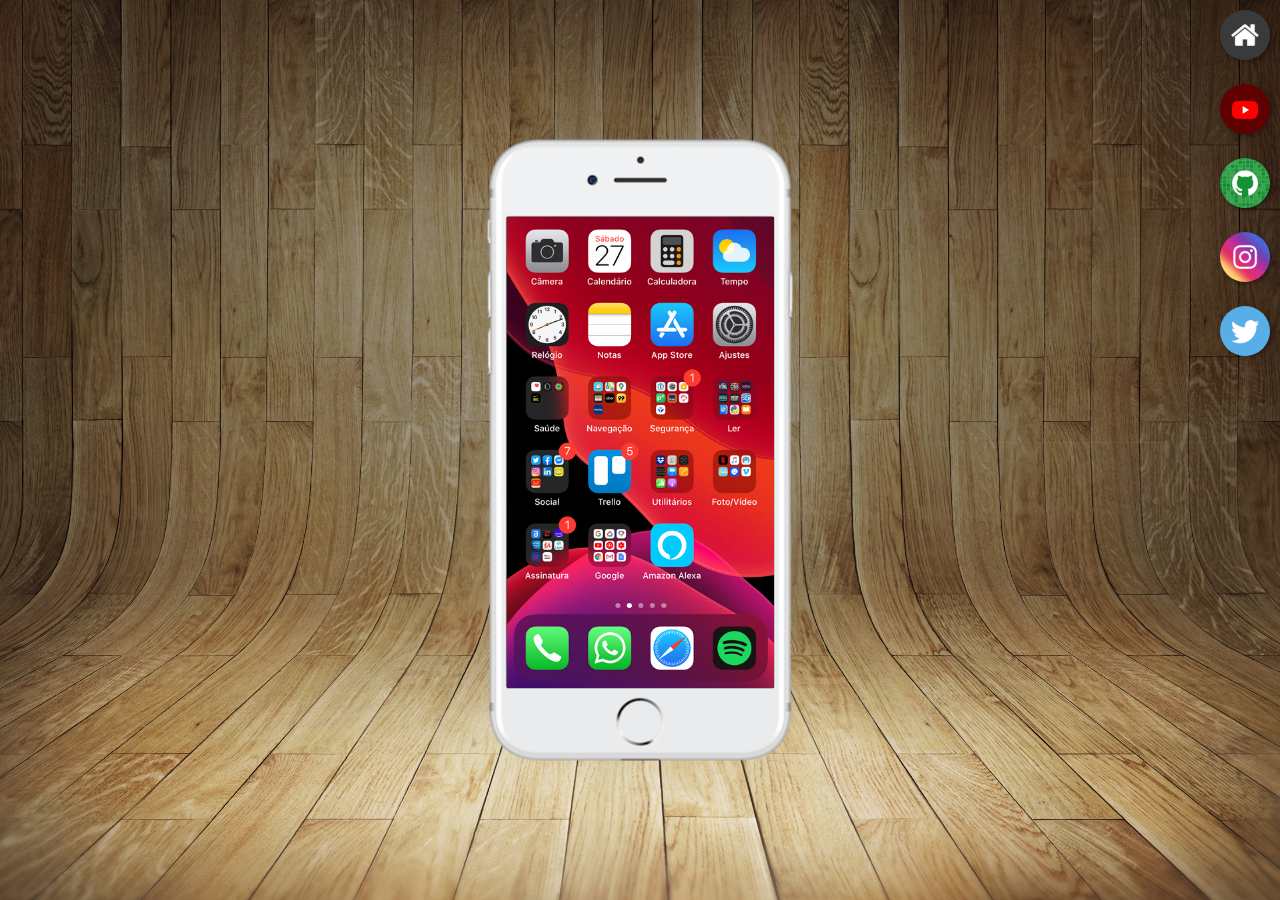
<file: index.html>
<!DOCTYPE html>
<html lang="pt-br">

<head>
    <meta charset="UTF-8">
    <meta name="viewport" content="width=device-width, initial-scale=1.0">
    <title>Projeto redes socias</title>
    <link rel="shortcut icon" href="favicon.ico" type="image/x-icon">
    <link rel="stylesheet" href="estilo/style.css">
</head>

<body>
    <main>
        <section id="telefone">
            <iframe src="home.html" name="tela" id="tela" frameborder="0">

            </iframe>
        </section>

        <section id="redes-socias">

            <a href="home.html" target="tela"> <img src="imagens/logo-home.jpg" alt="home"></a> <br>
            <a href="youtube.html" target="tela"> <img src="imagens/logo-youtube.jpg" alt="home"></a> <br>
            <a href="GITHUB.HTML" target="tela"> <img src="imagens/logo-github.jpg" alt="home"></a> <br>
            <a href="instagram.html" target="tela"> <img src="imagens/logo-instagram.jpg" alt="home"></a> <br>
            <a href="X.HTML" target="tela"> <img src="imagens/logo-twitter.jpg" alt="home"></a>

        </section>
    </main>
</body>

</html>
</file>
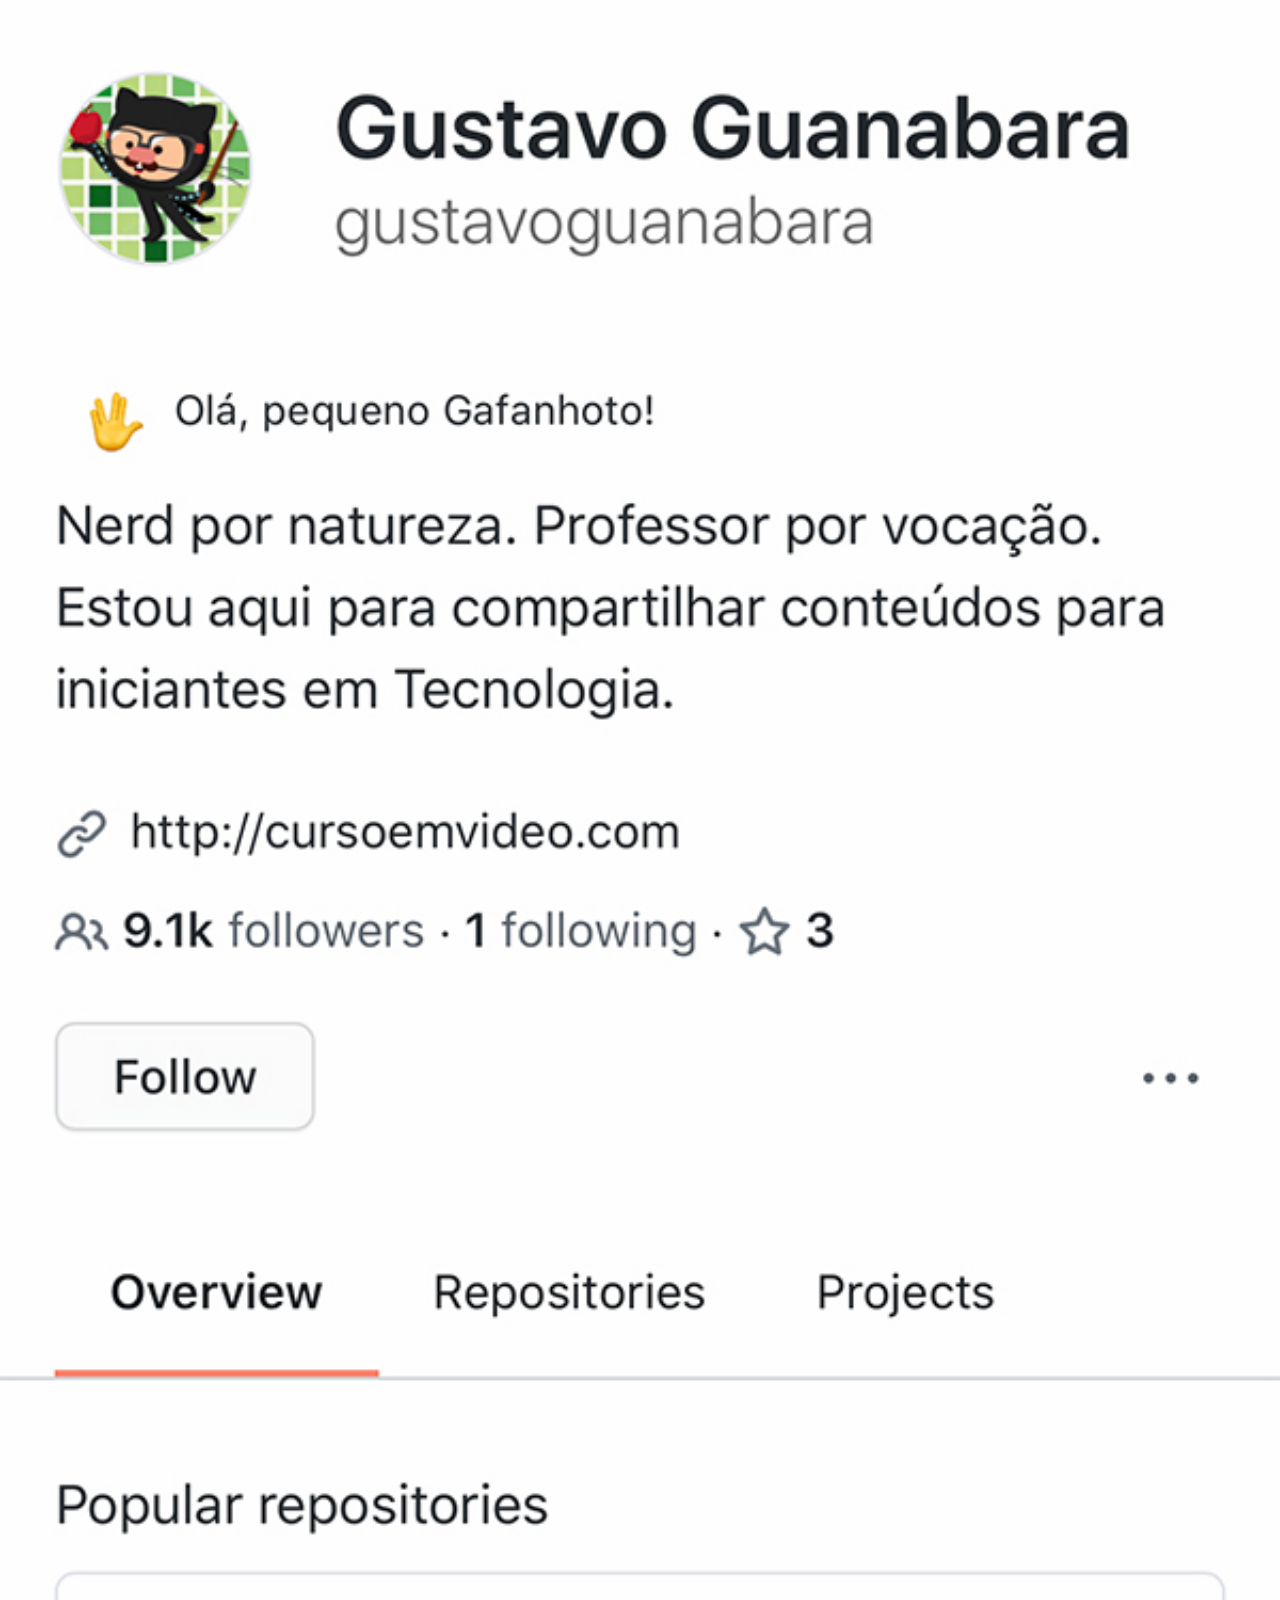
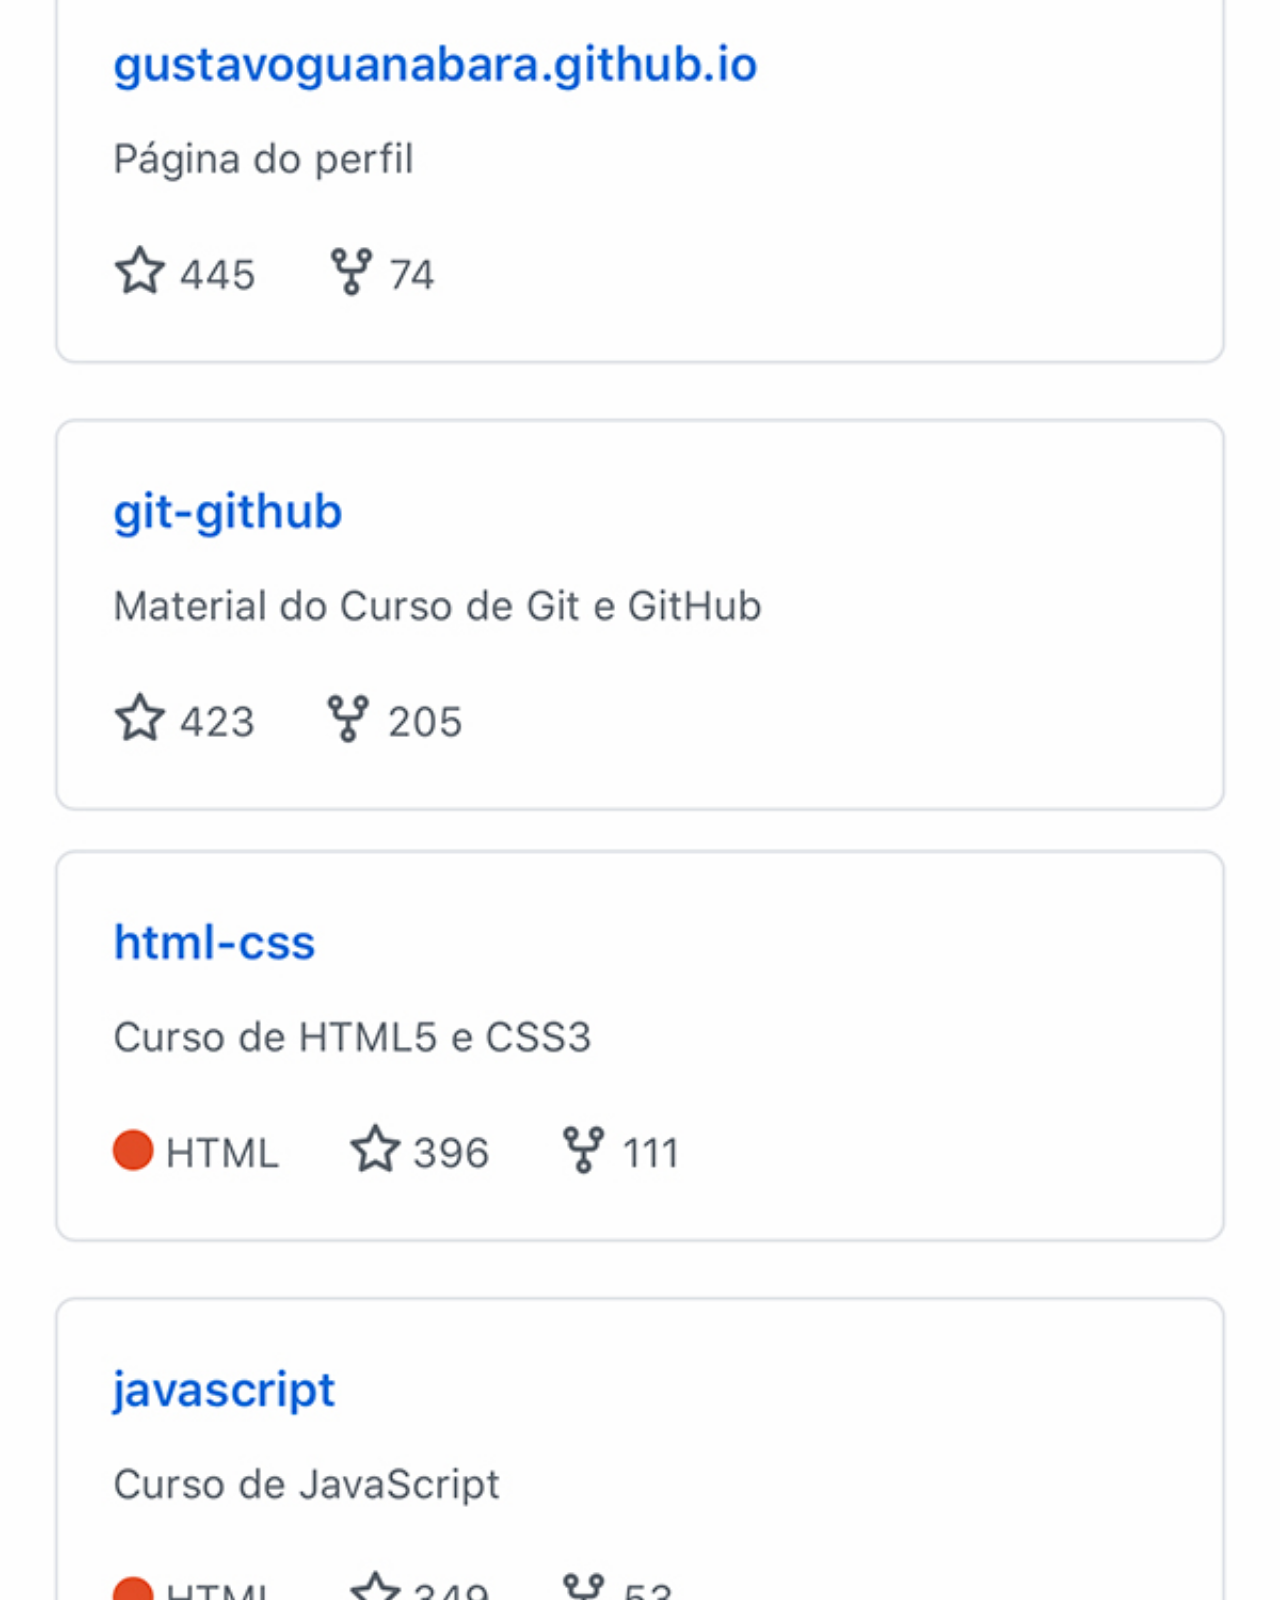
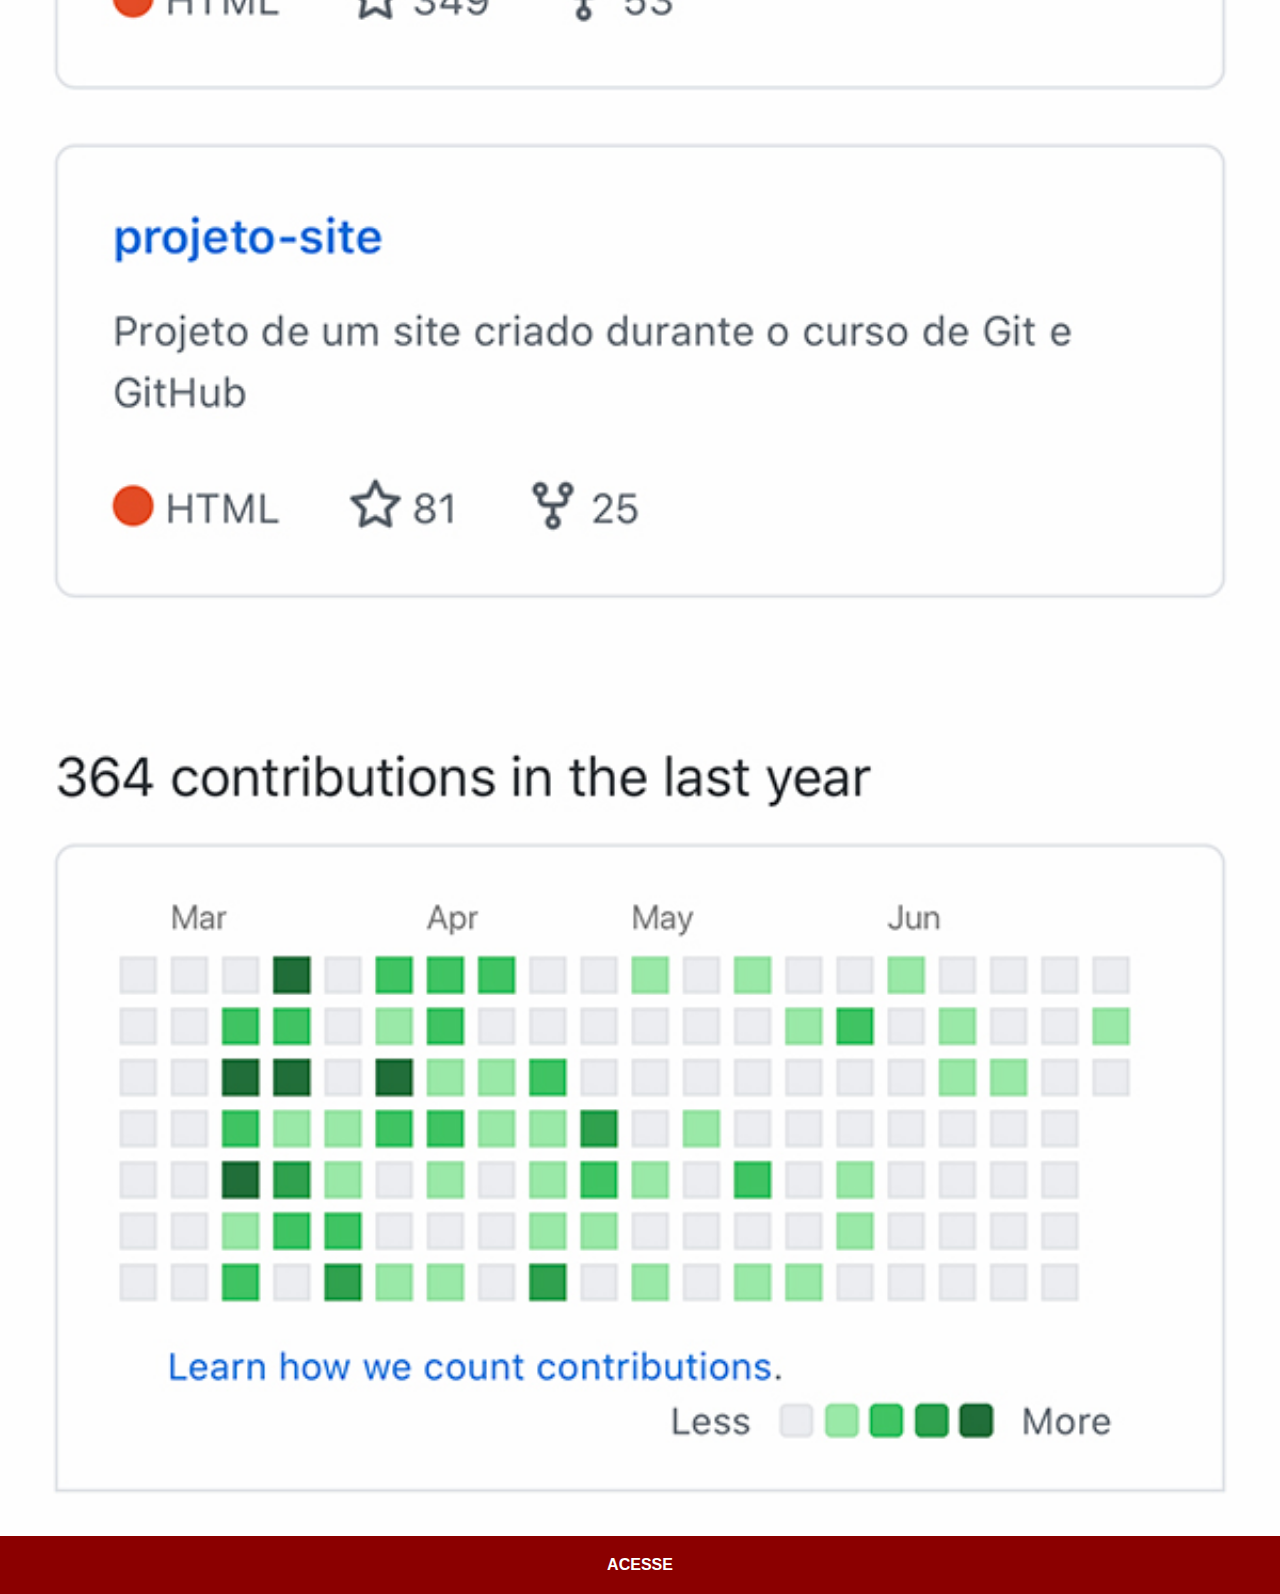
<file: GITHUB.HTML>
<!DOCTYPE html>
<html lang="PT-BR">

<head>
    <meta charset="UTF-8">
    <meta name="viewport" content="width=device-width, initial-scale=1.0">
    <title>Github</title>
    <link rel="stylesheet" href="estilo/social.css">
</head>

<body>
    <img src="imagens/tela-github.jpg" alt="Github">
    <a href="https://github.com/gustavoguanabara" target="_blank"> ACESSE </a>

</body>

</html>
</file>
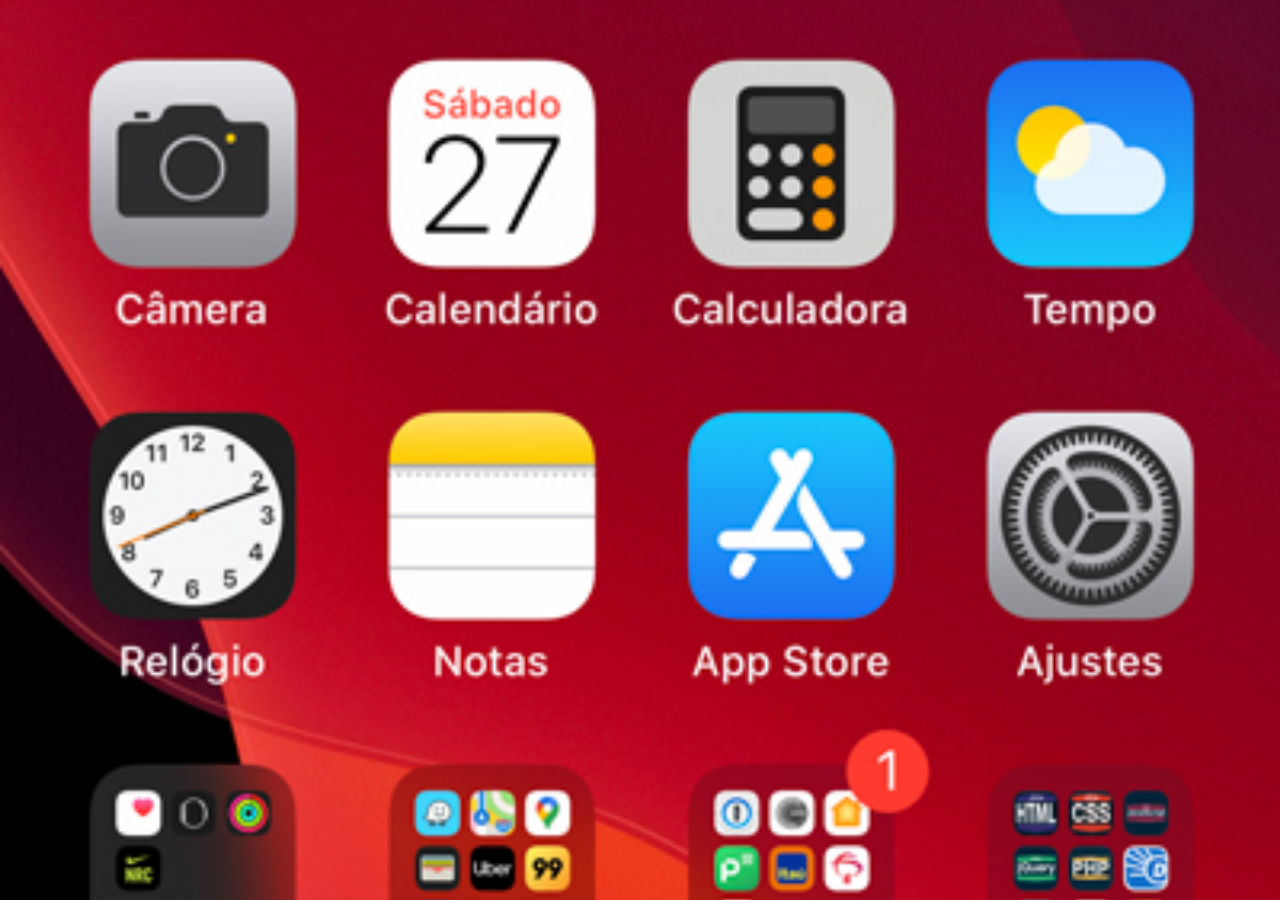
<file: home.html>
<!DOCTYPE html>
<html lang="pt-br">

<head>
    <meta charset="UTF-8">
    <meta name="viewport" content="width=device-width, initial-scale=1.0">
    <title>Home</title>
    <style>
        * {
            padding: 0px;
            margin: 0px;
        }

        body {
            width: 100vh;
            height: 100vh;
            background: black url(imagens/tela-home.jpg) no-repeat top center;
            background-size: cover;
        }
    </style>
</head>

<body>

</body>

</html>
</file>
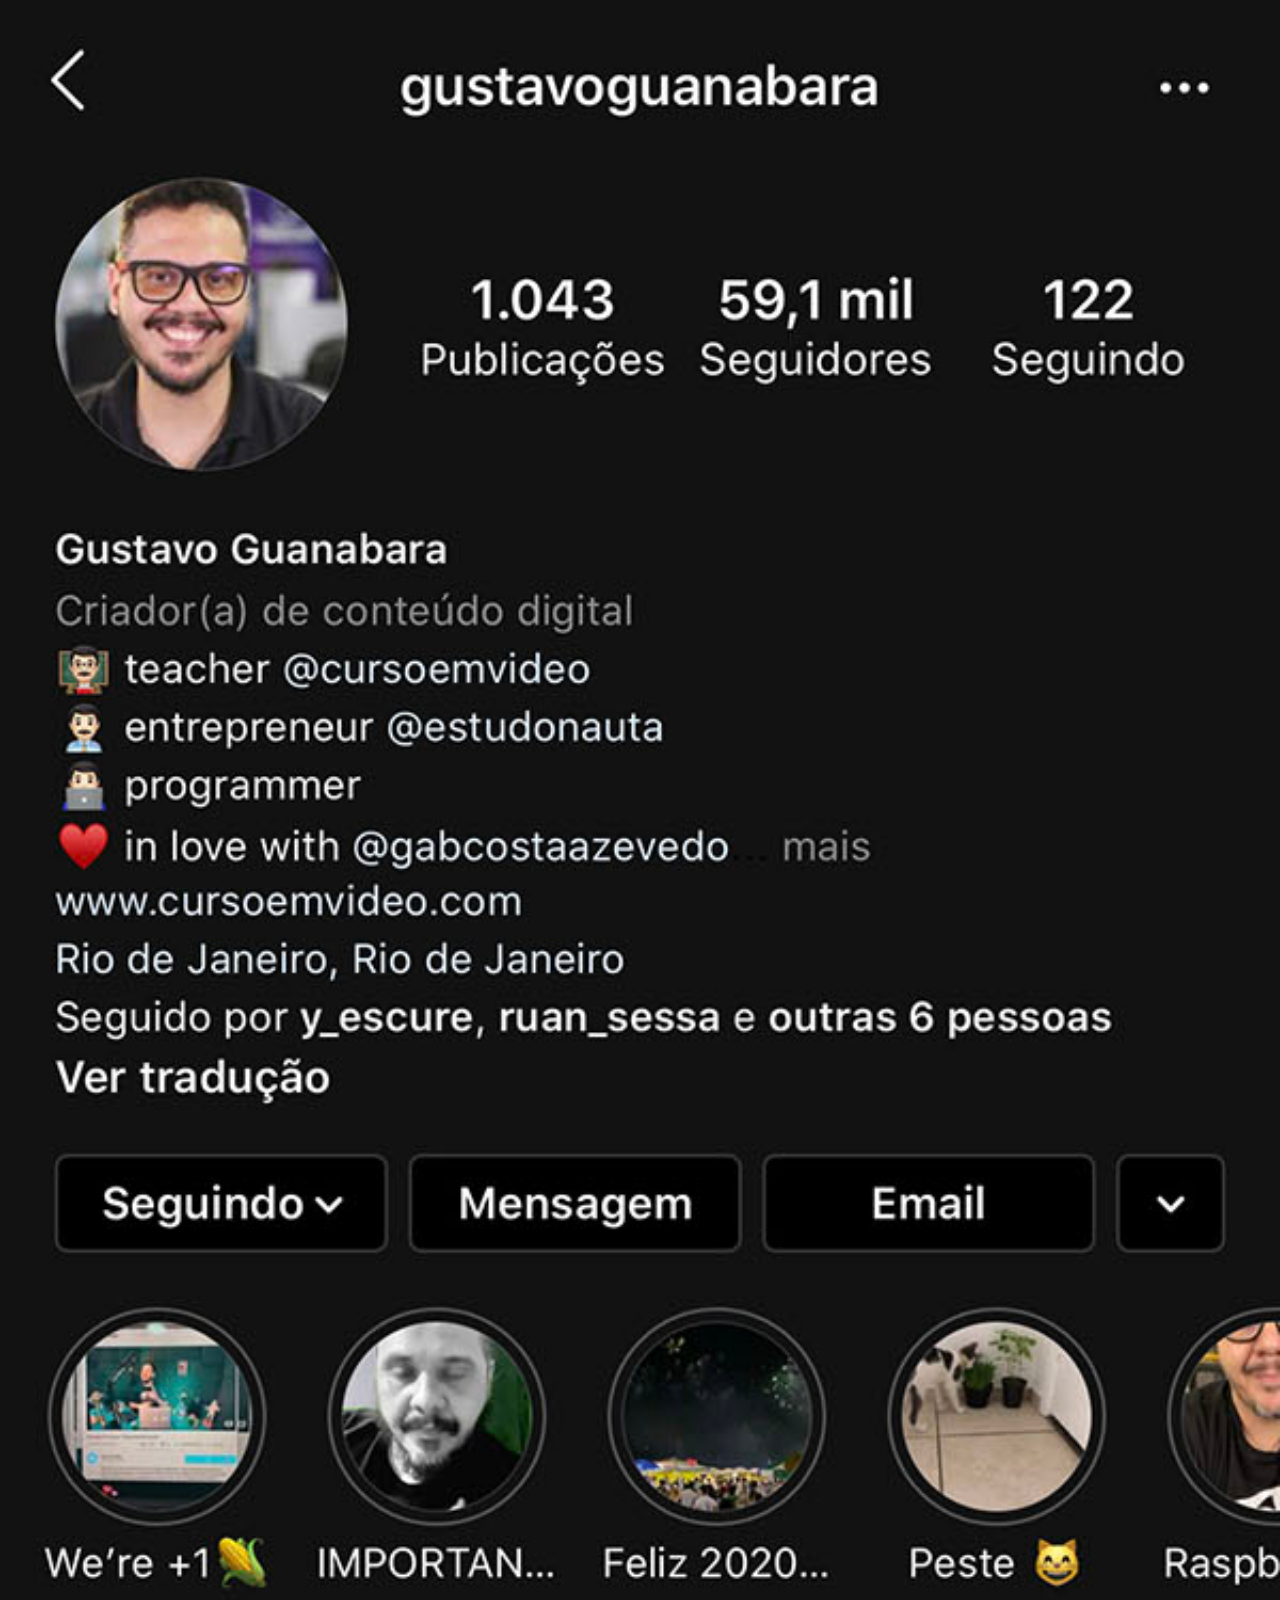
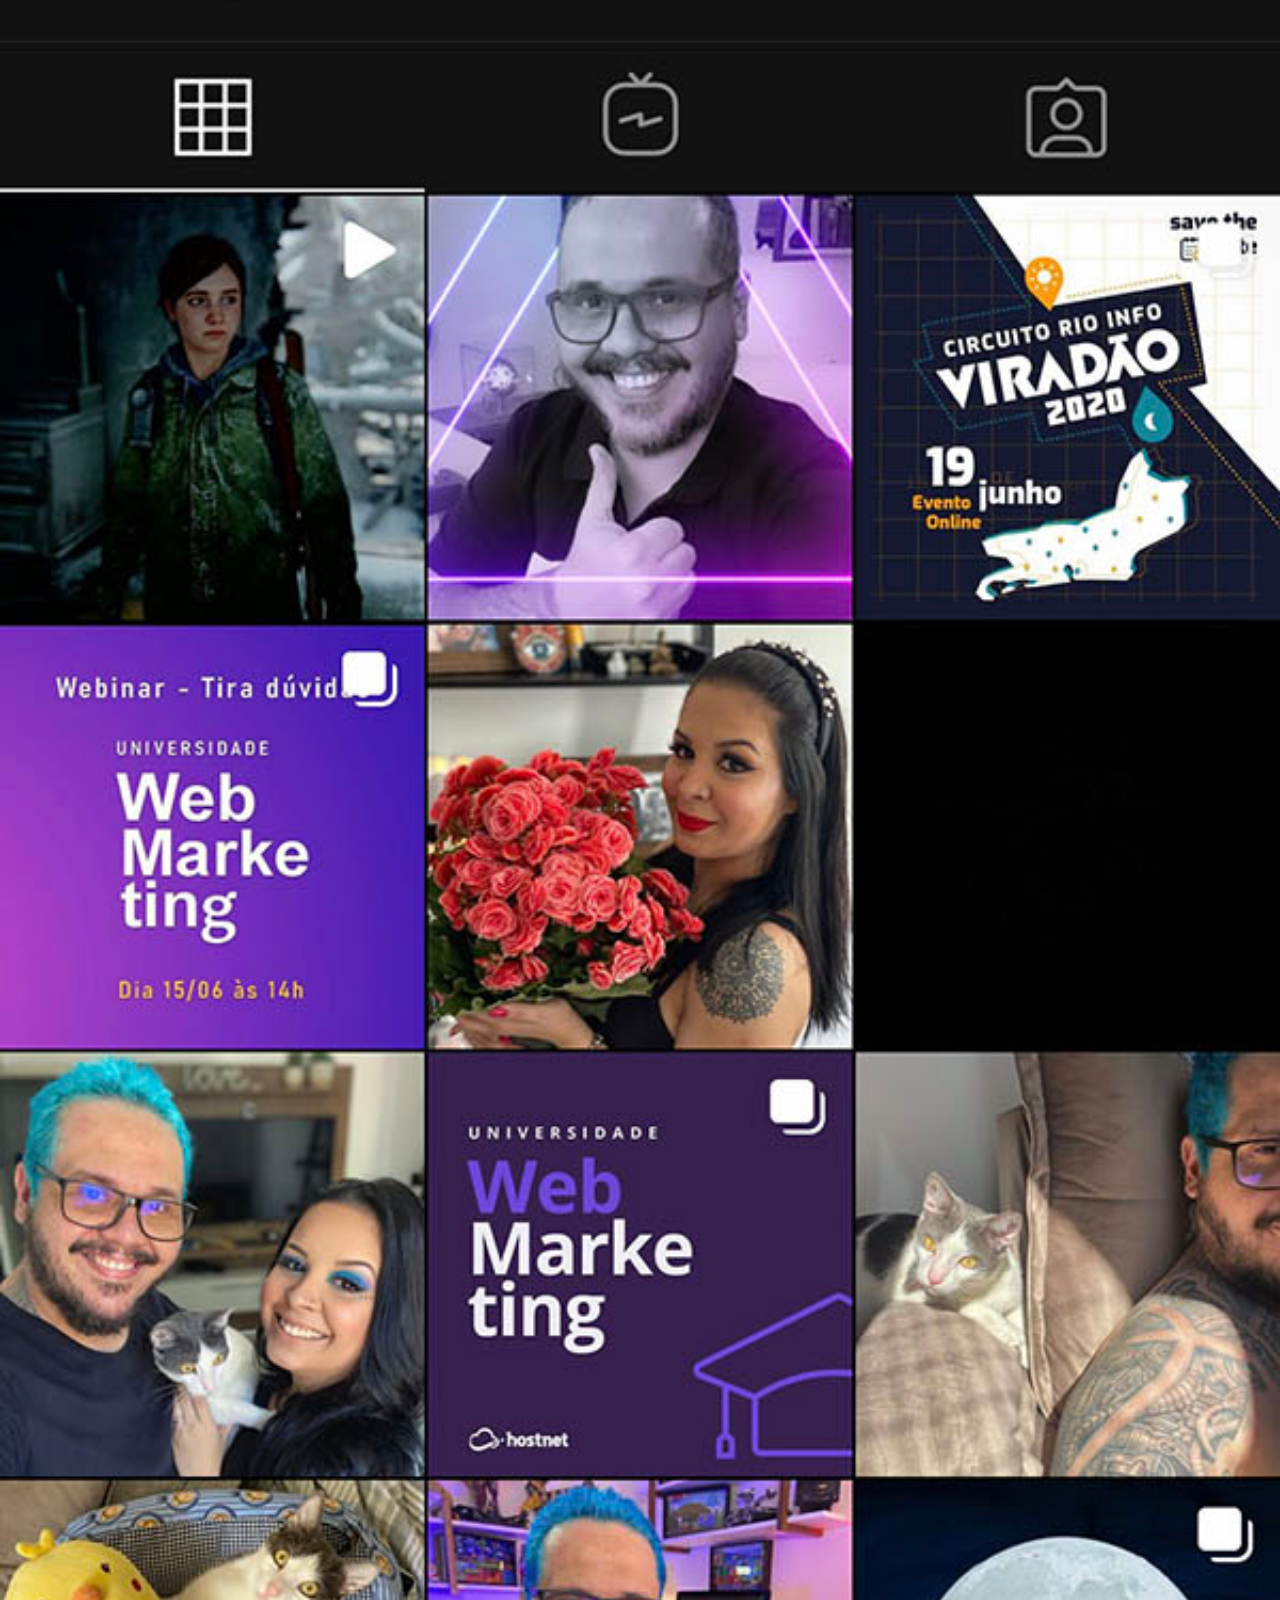
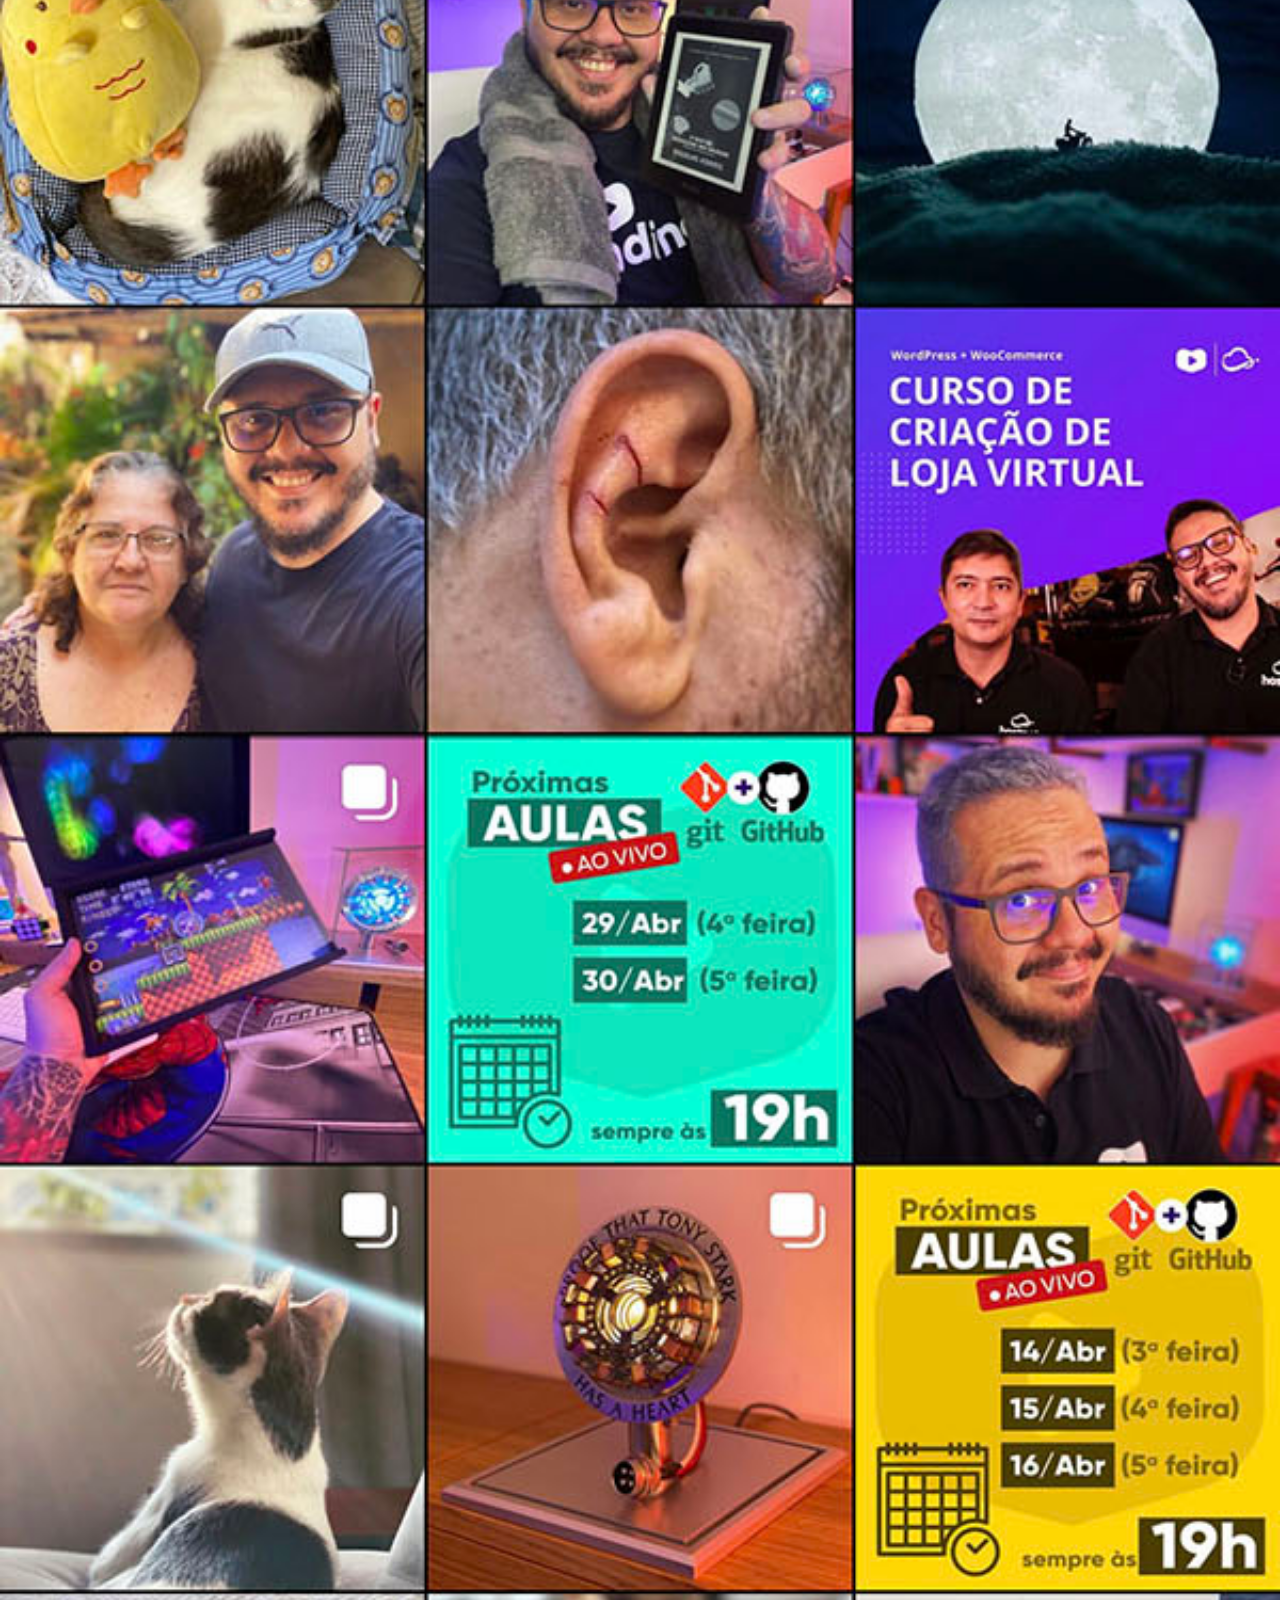
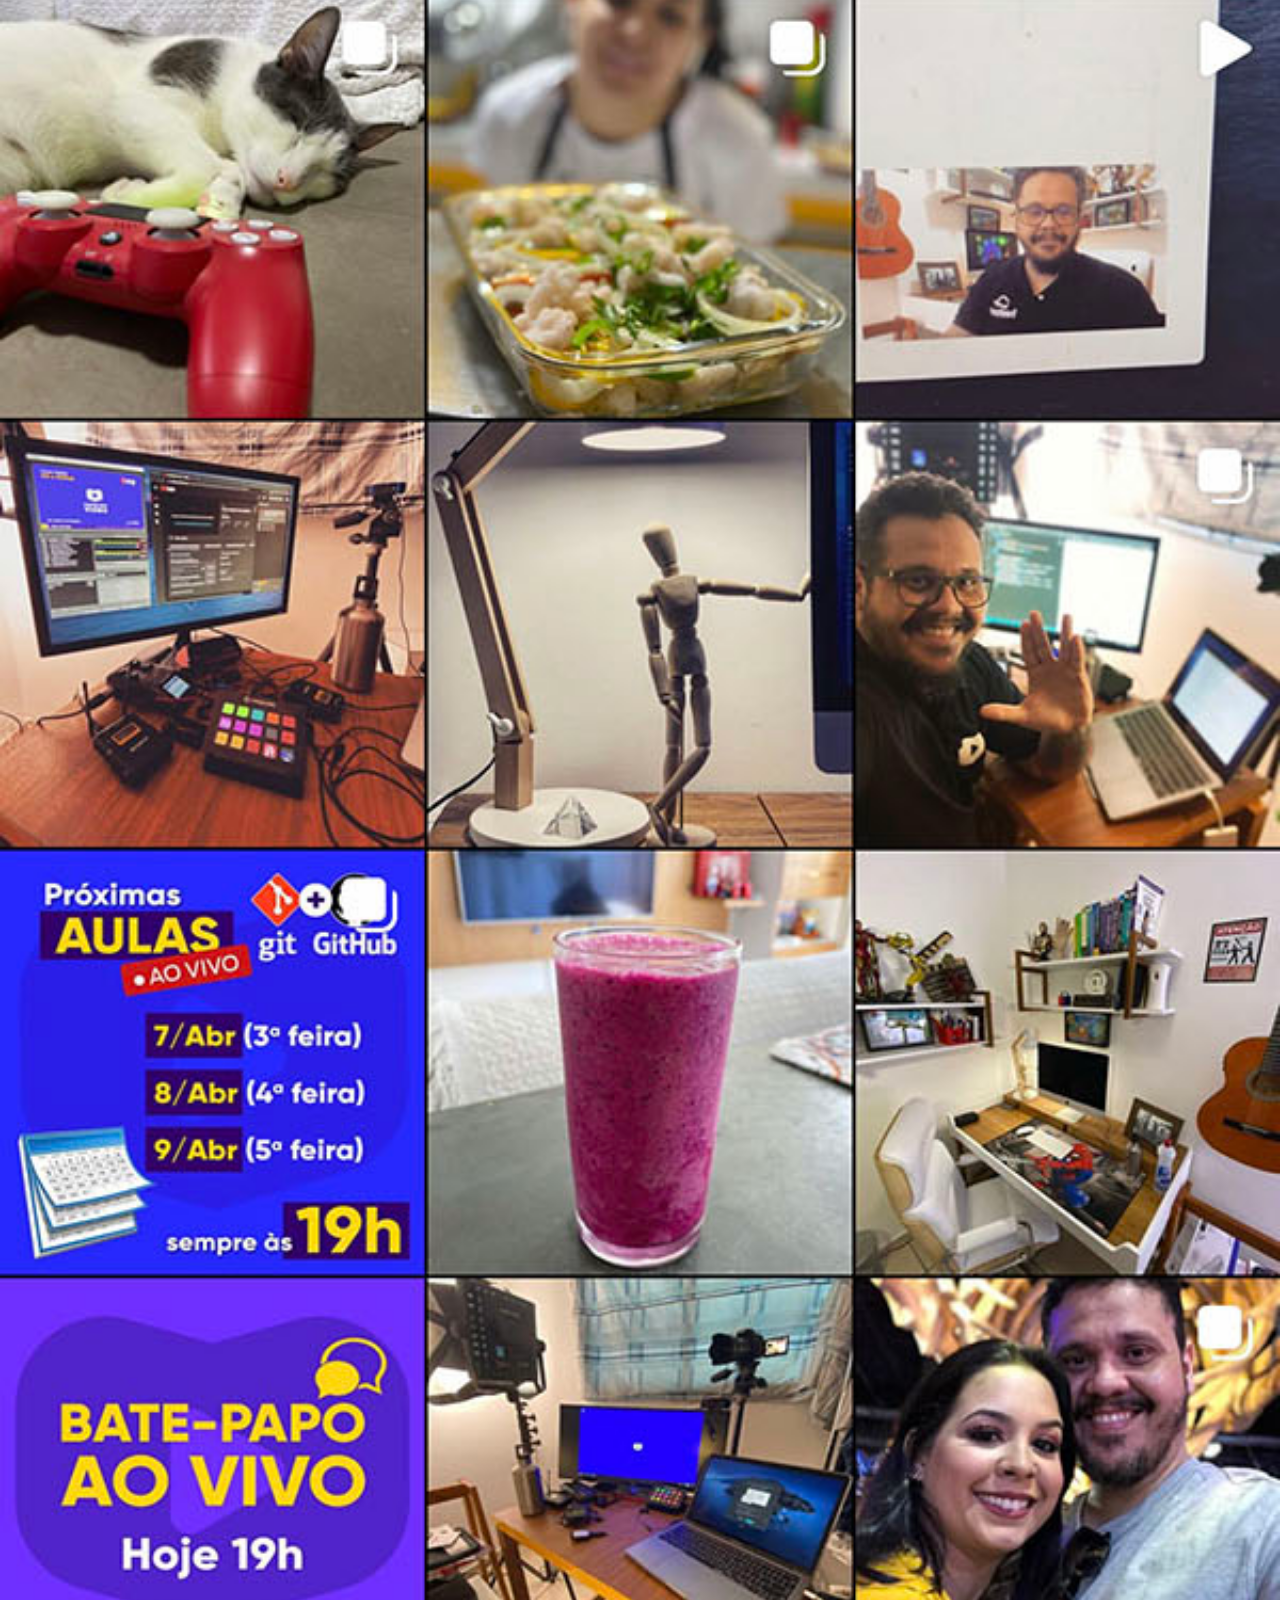
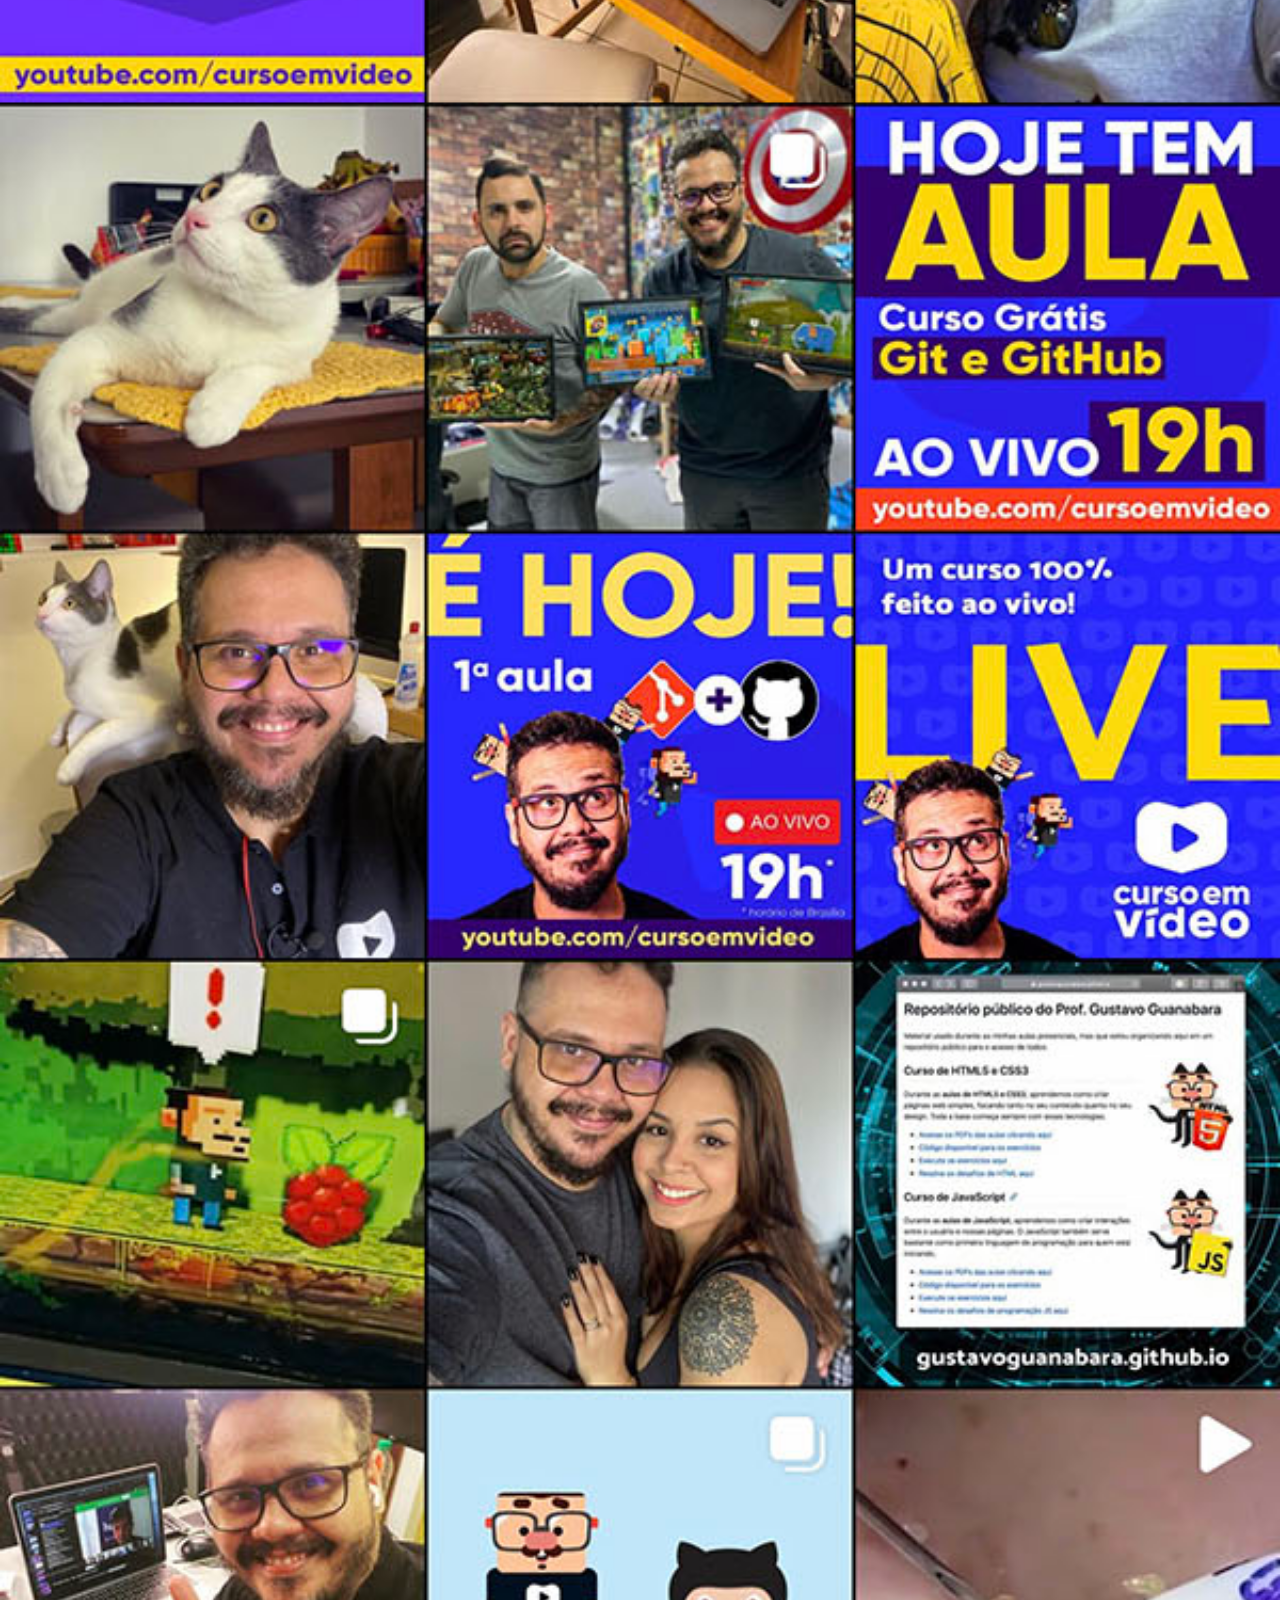
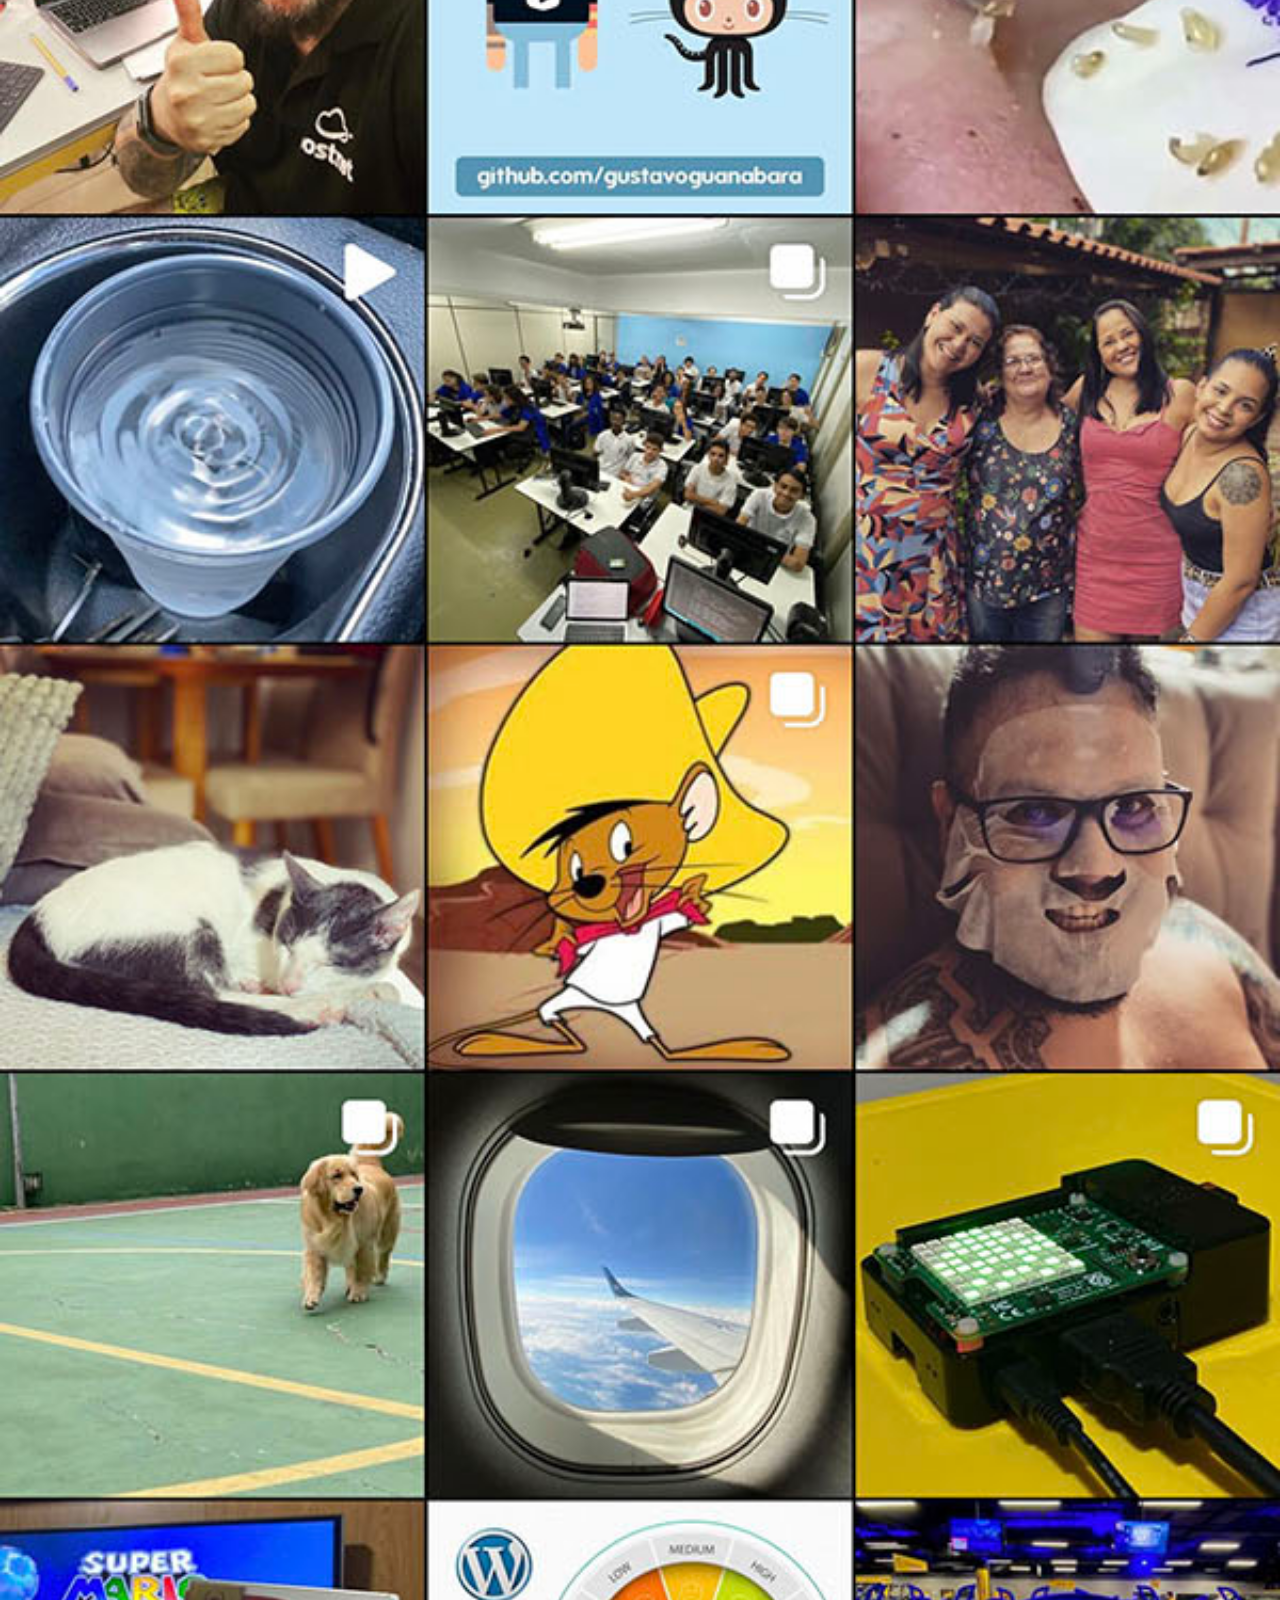
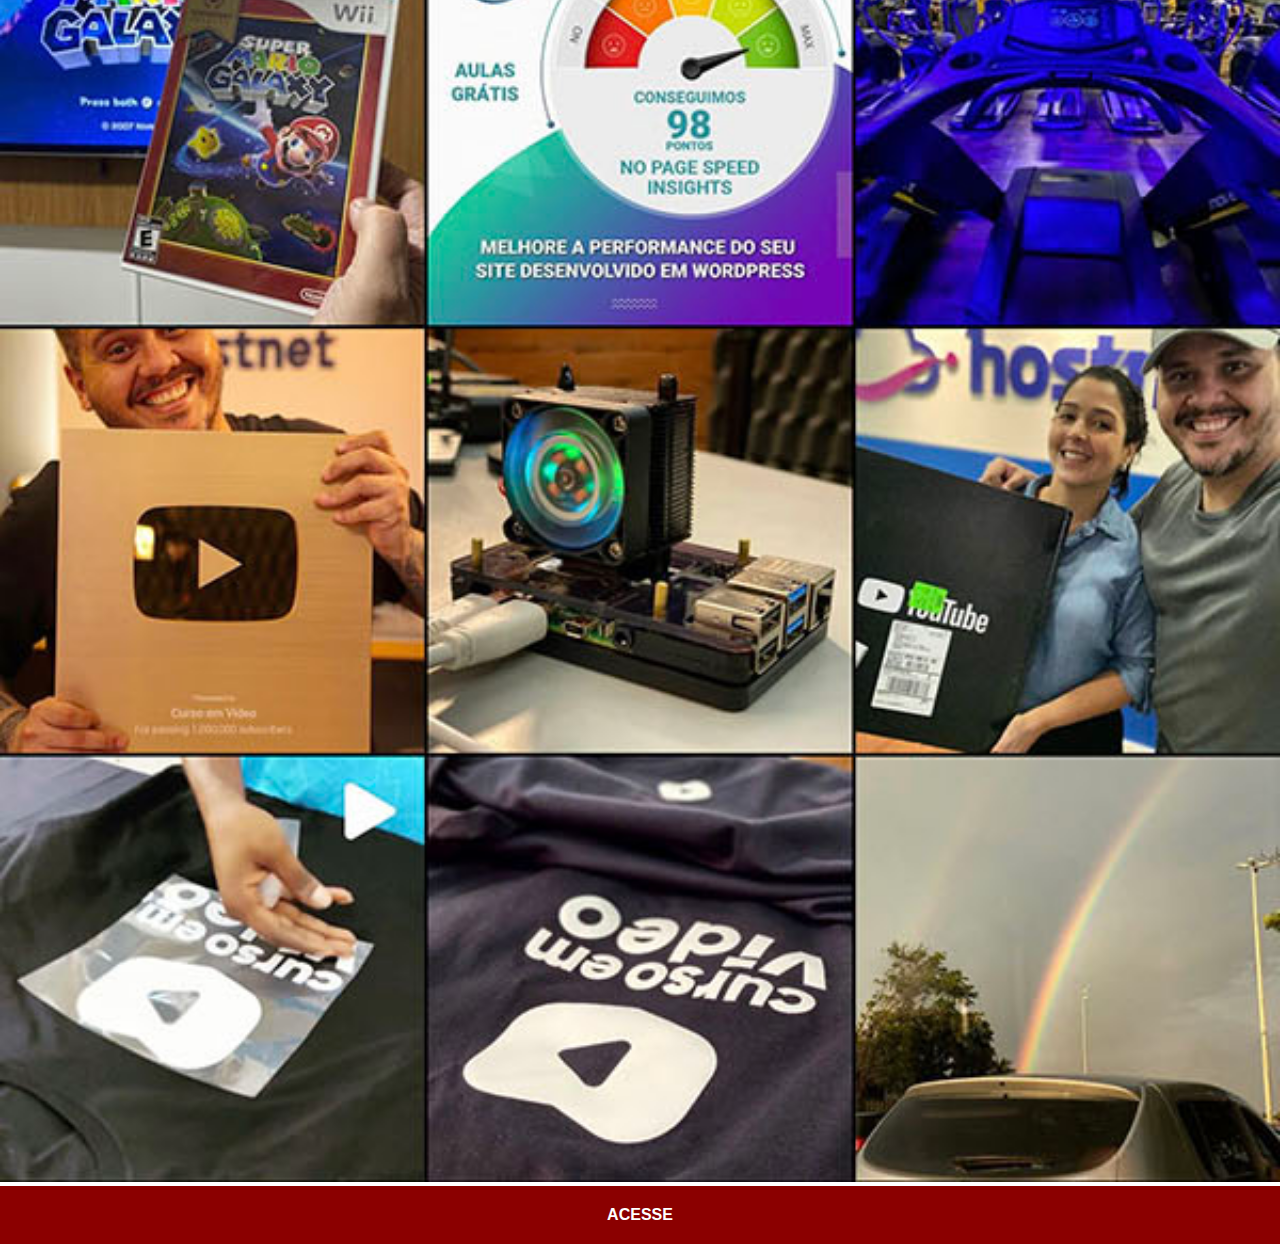
<file: instagram.html>
<!DOCTYPE html>
<html lang="pt-br">

<head>
    <meta charset="UTF-8">
    <meta name="viewport" content="width=device-width, initial-scale=1.0">
    <title>Instagram</title>
    <link rel="stylesheet" href="estilo/social.css">
</head>

<body>

    <img src="imagens/tela-instagram.jpg" alt="Instagram">
    <a href="https://www.instagram.com/gustavoguanabara/" target="_blank">ACESSE</a>
</body>

</html>
</file>
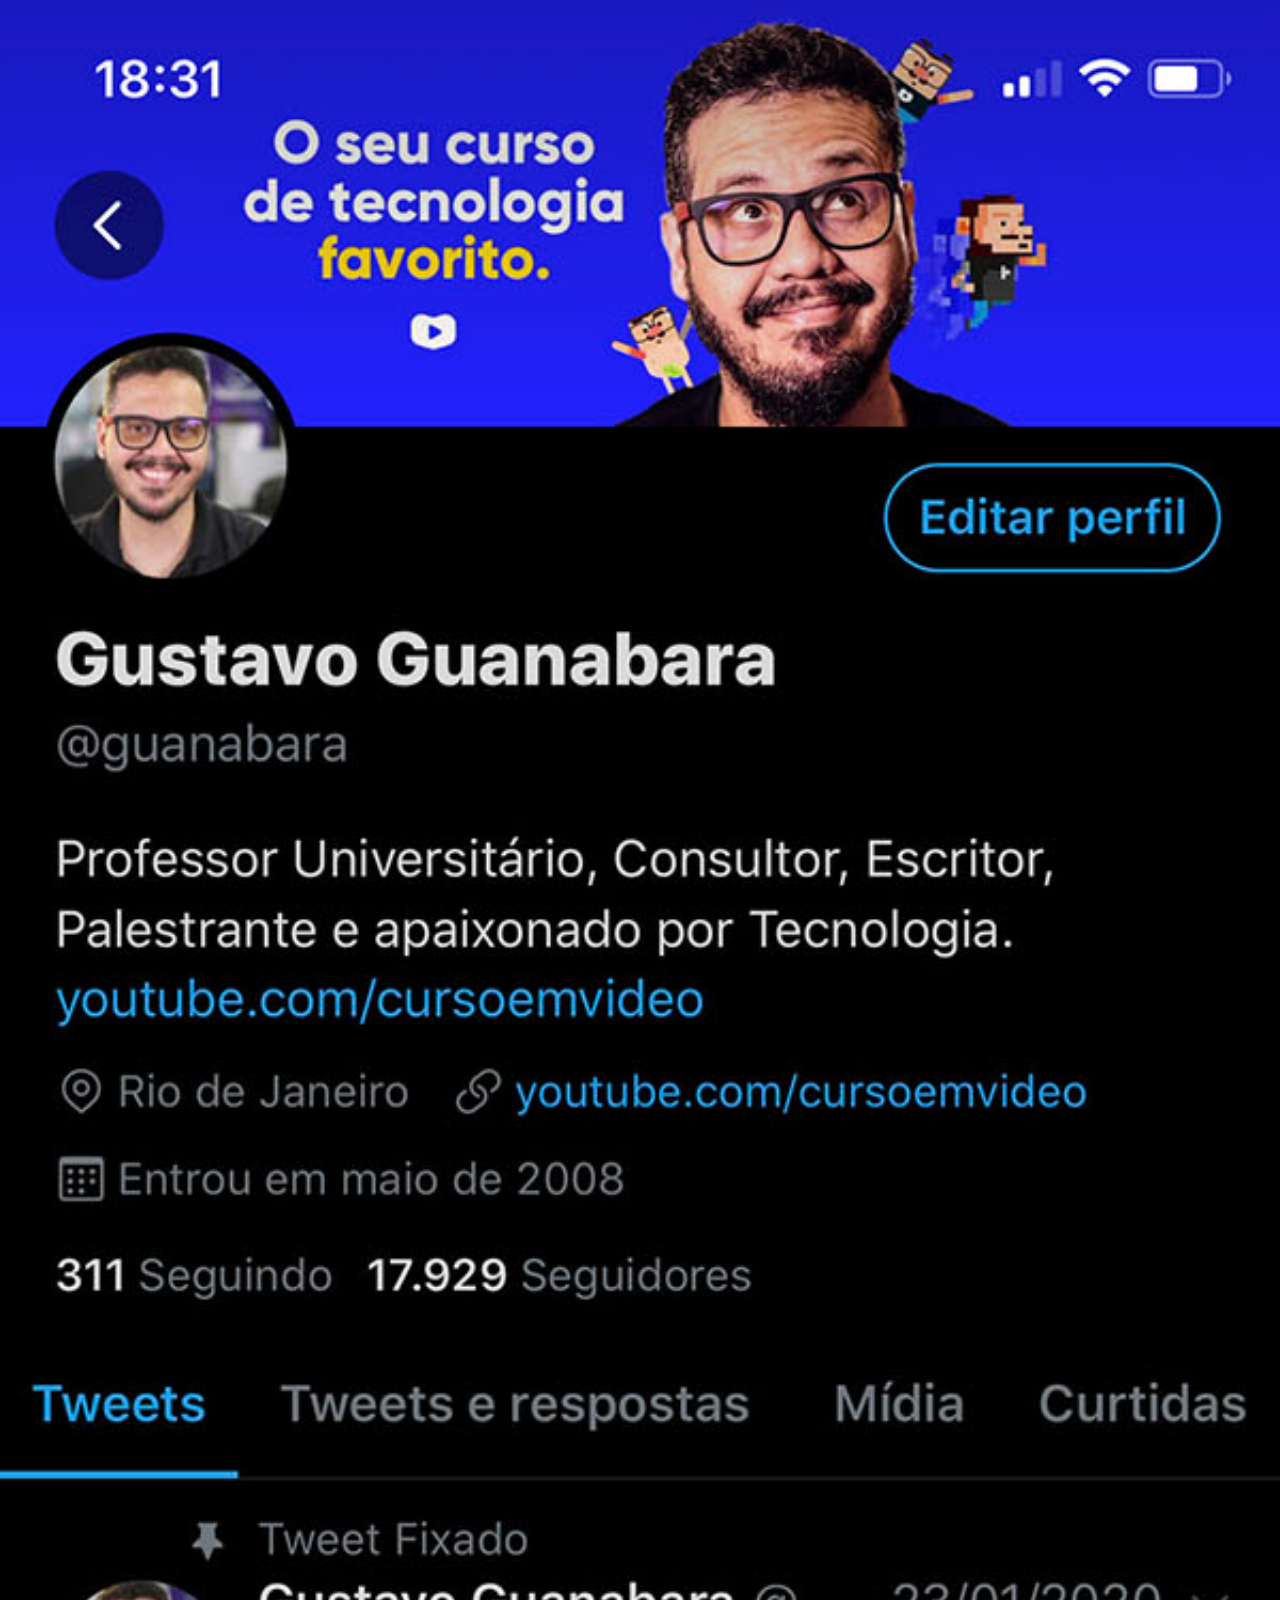
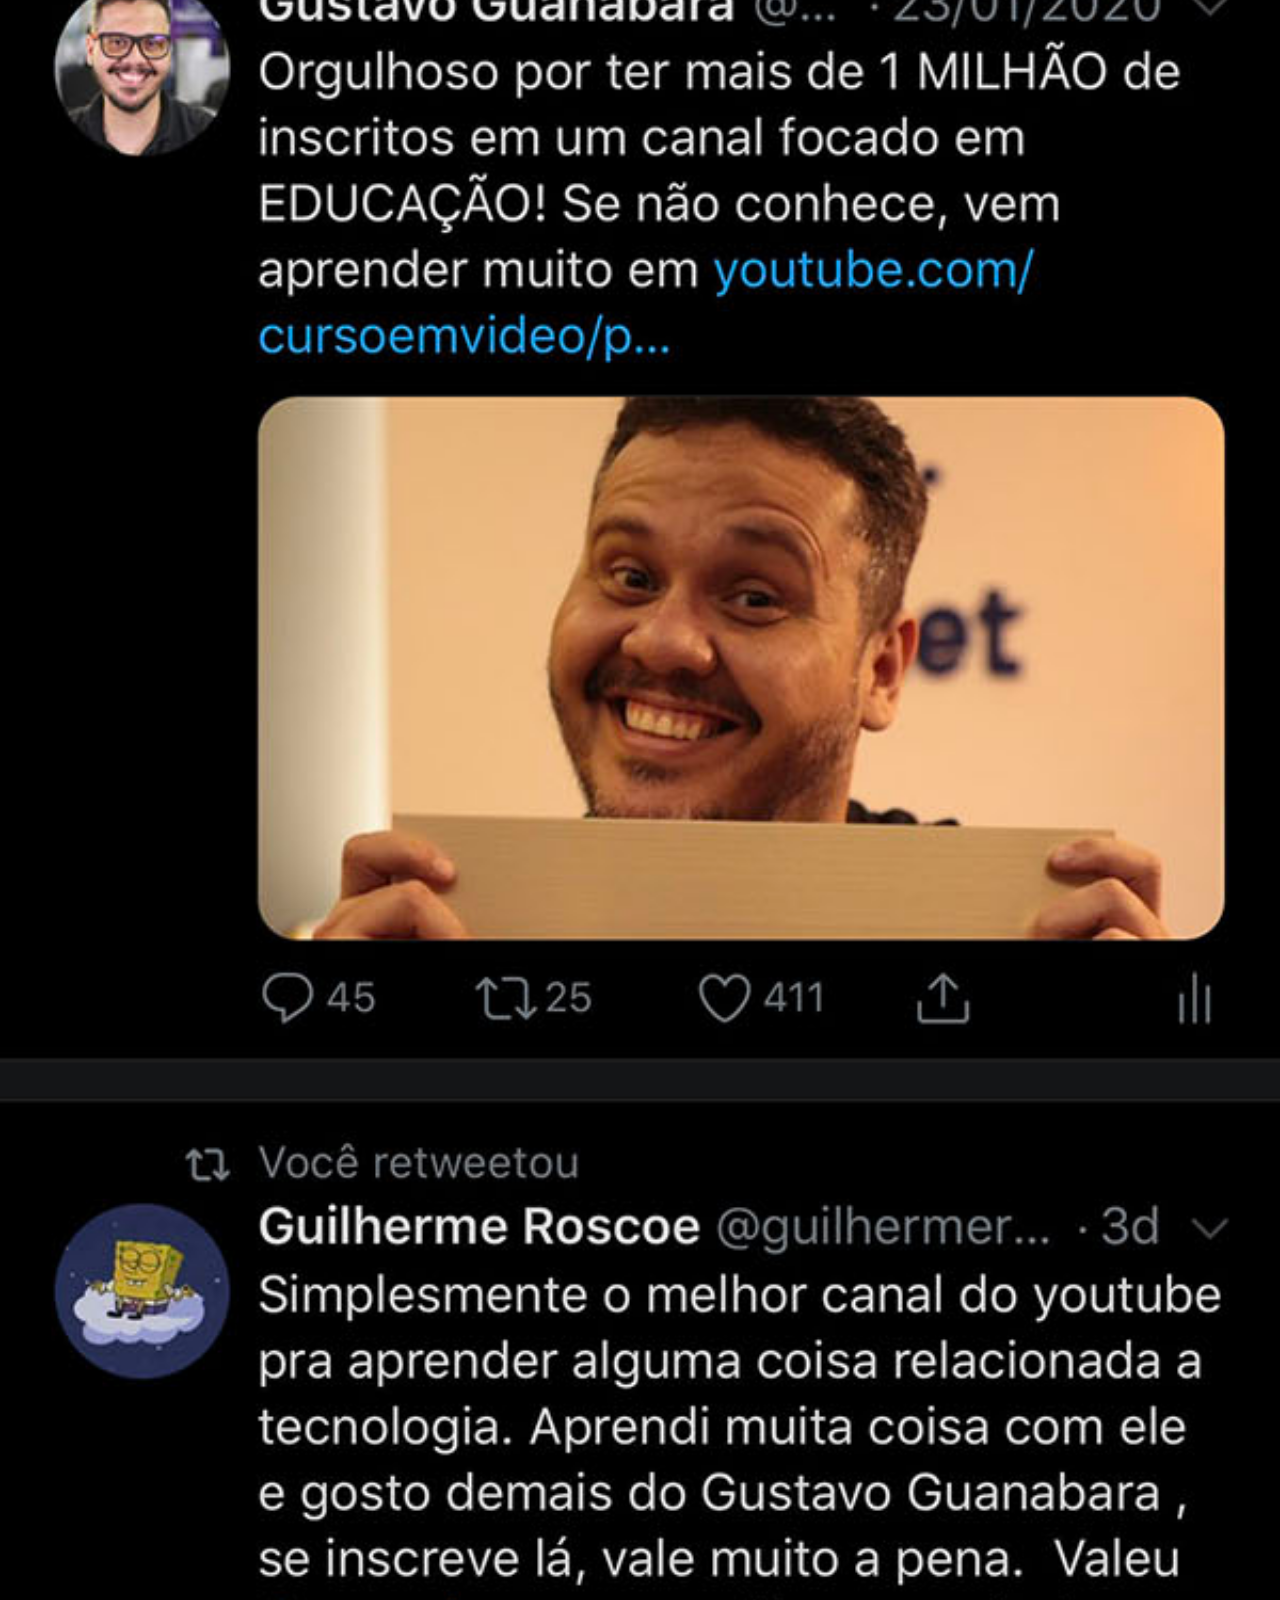
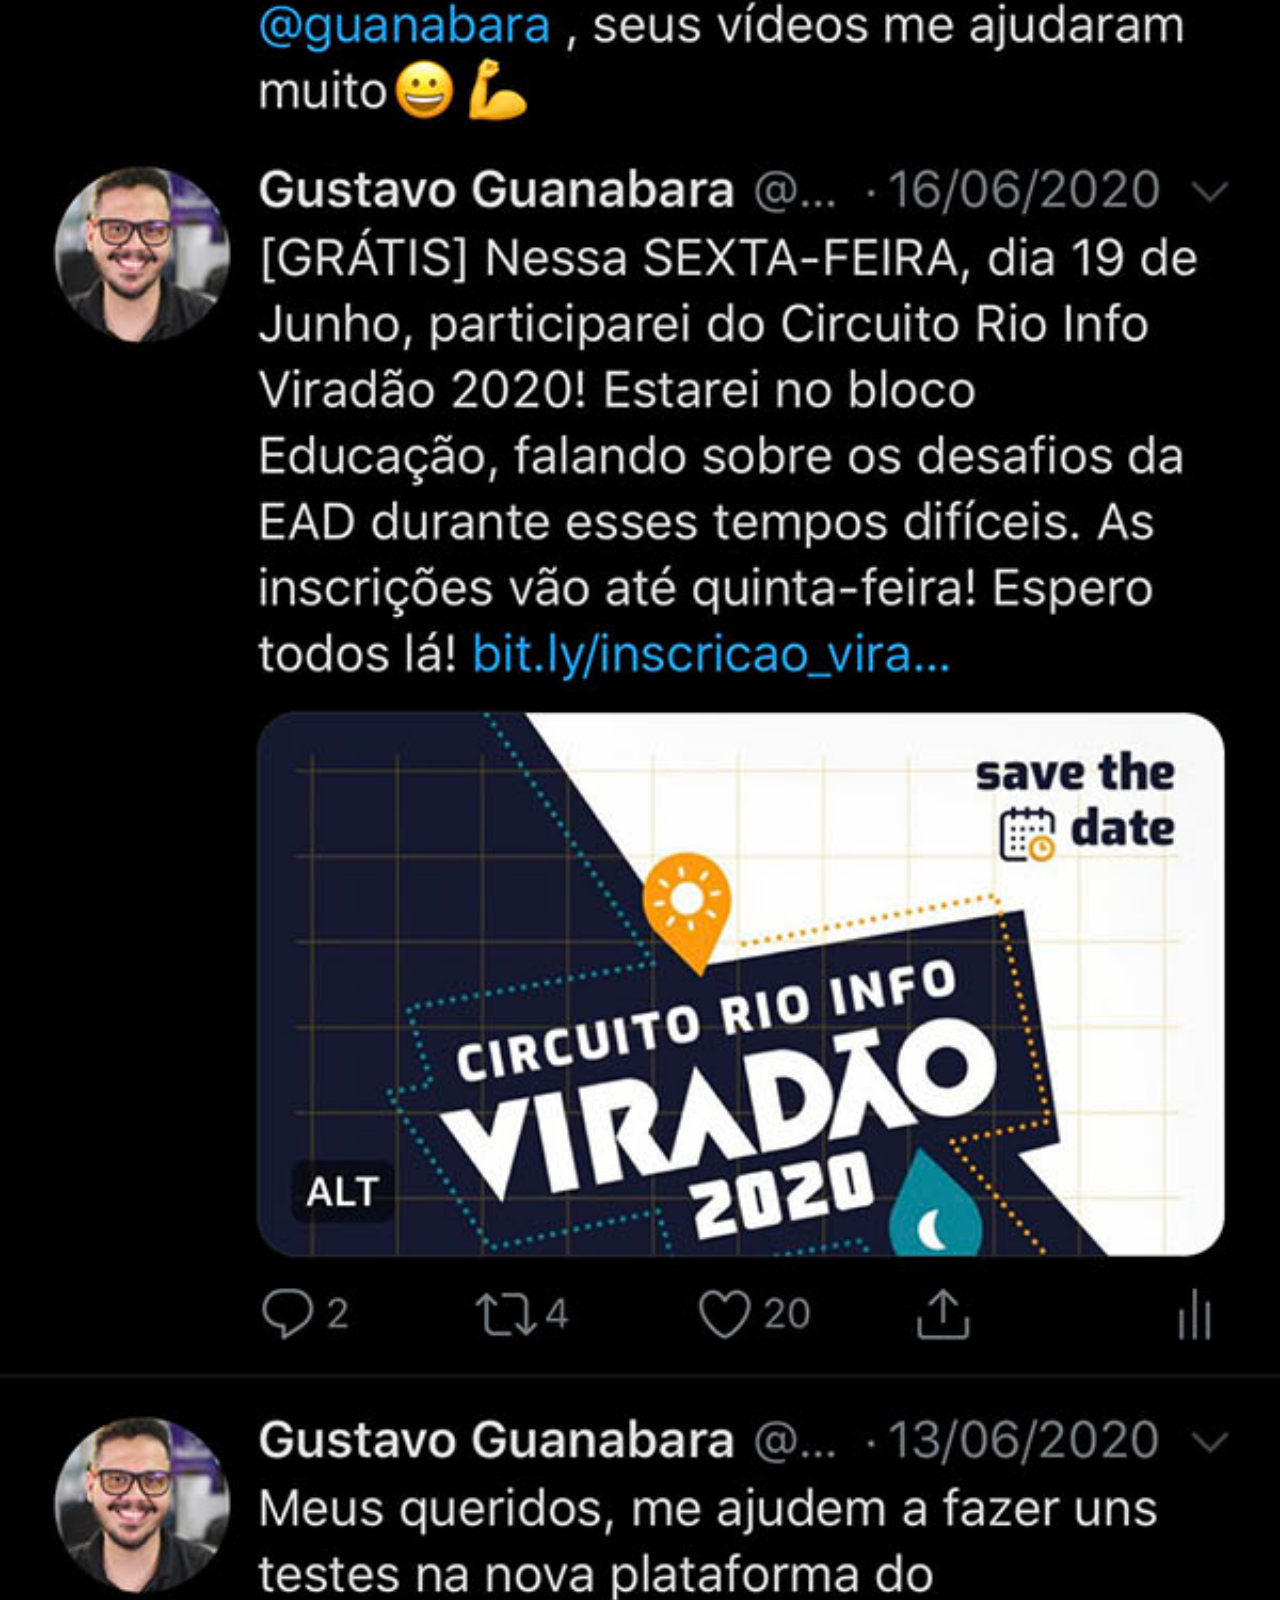
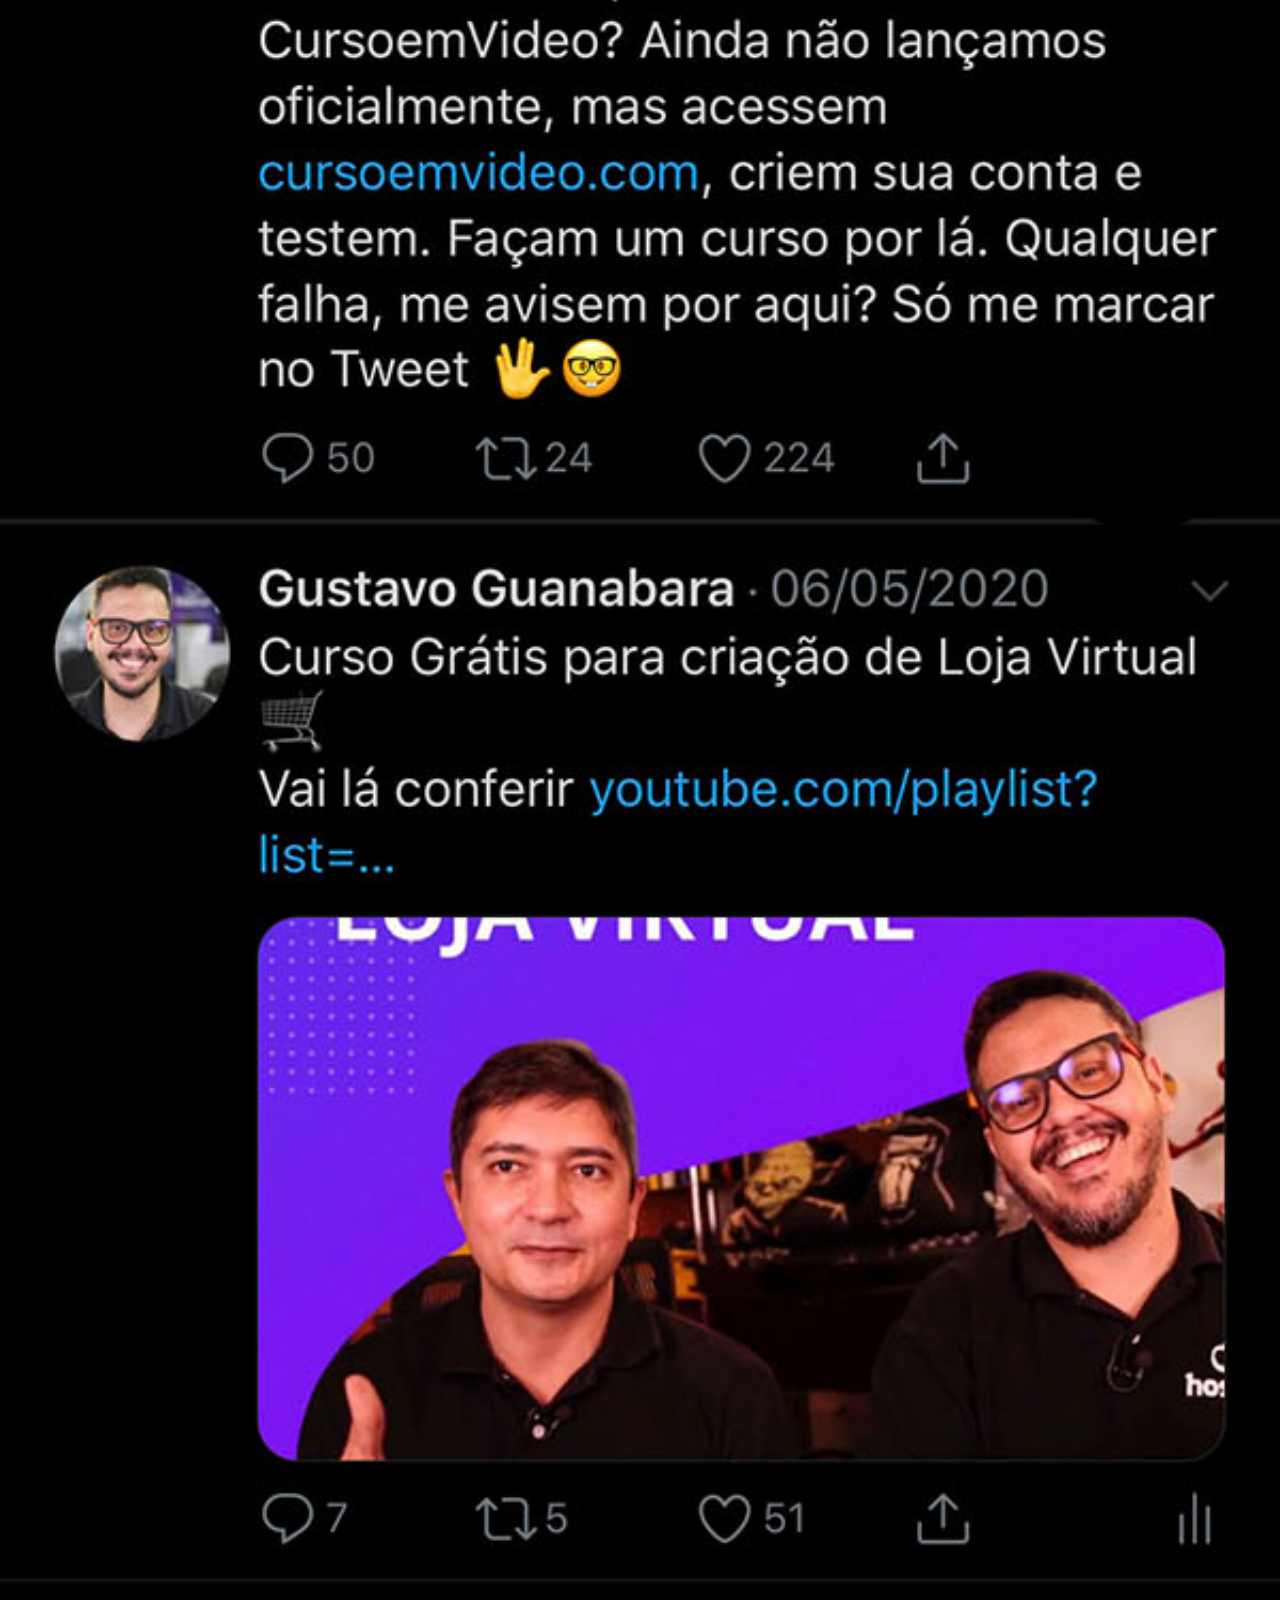
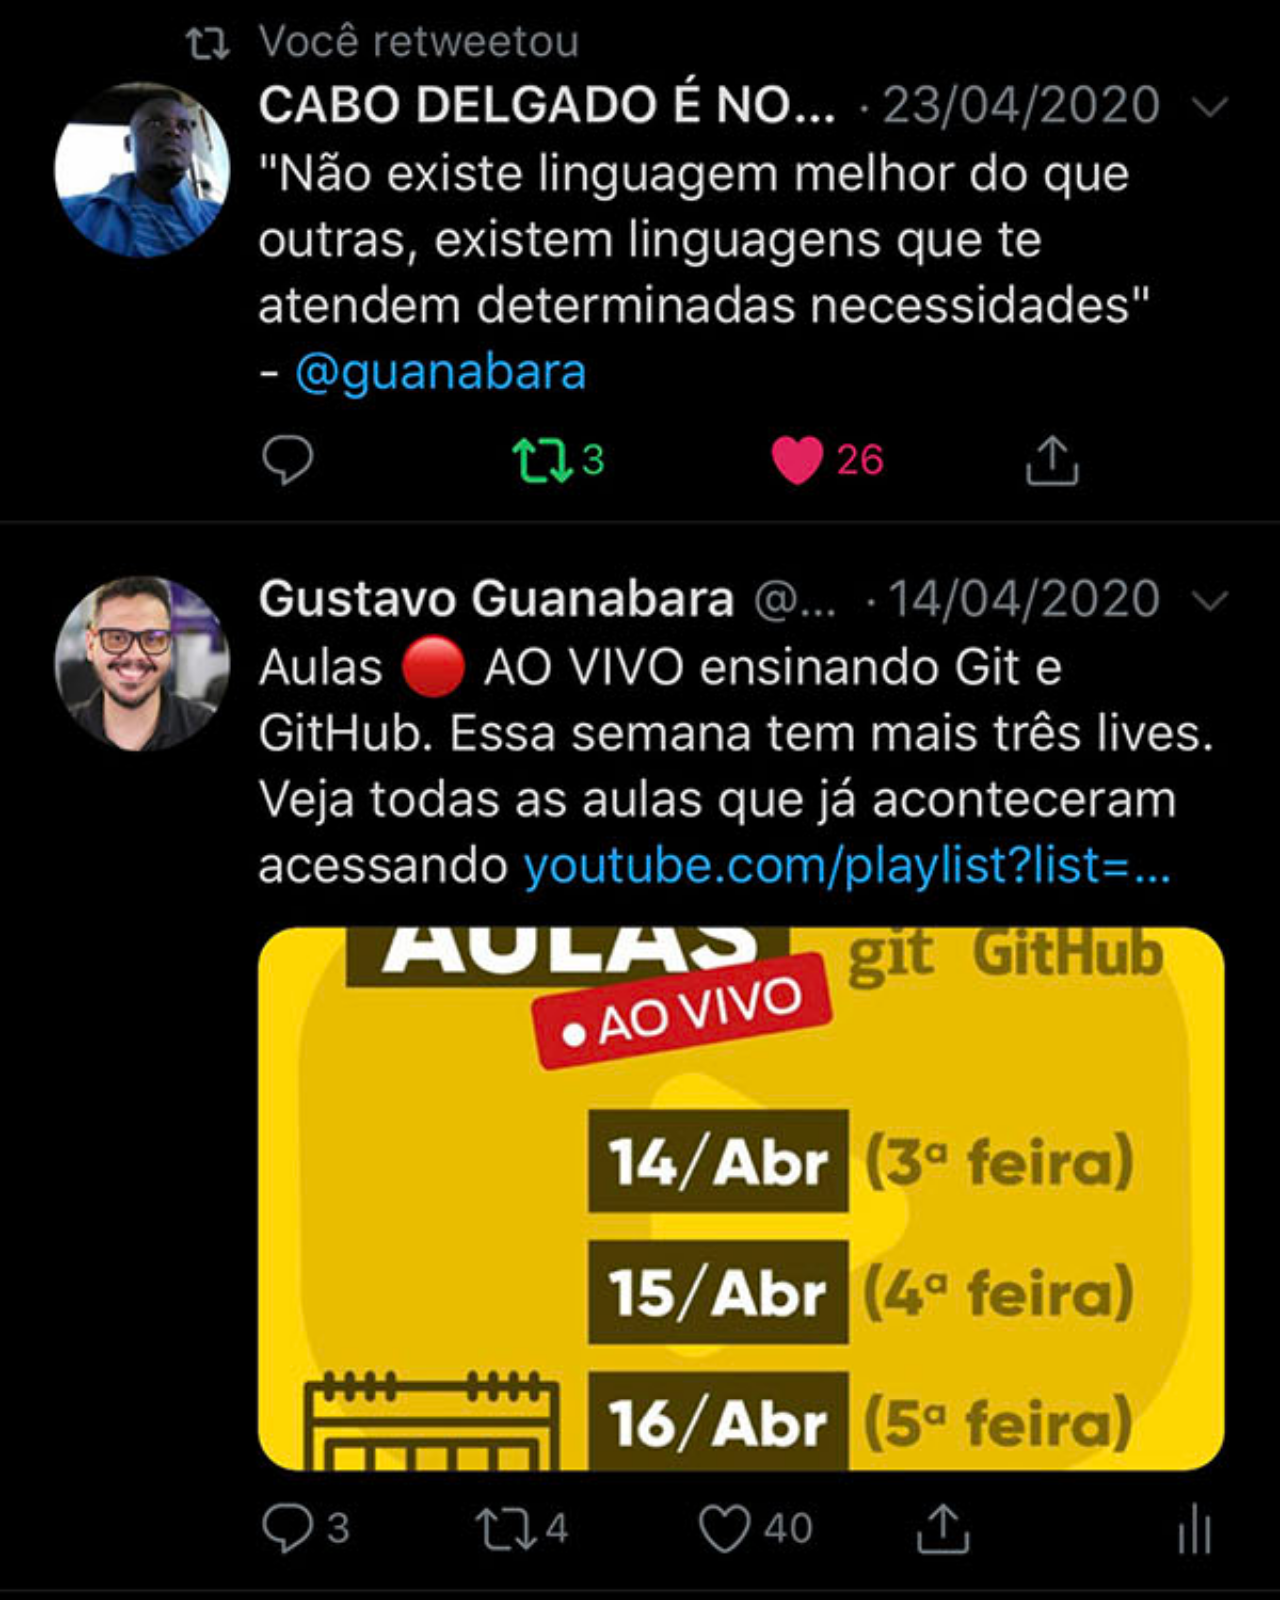
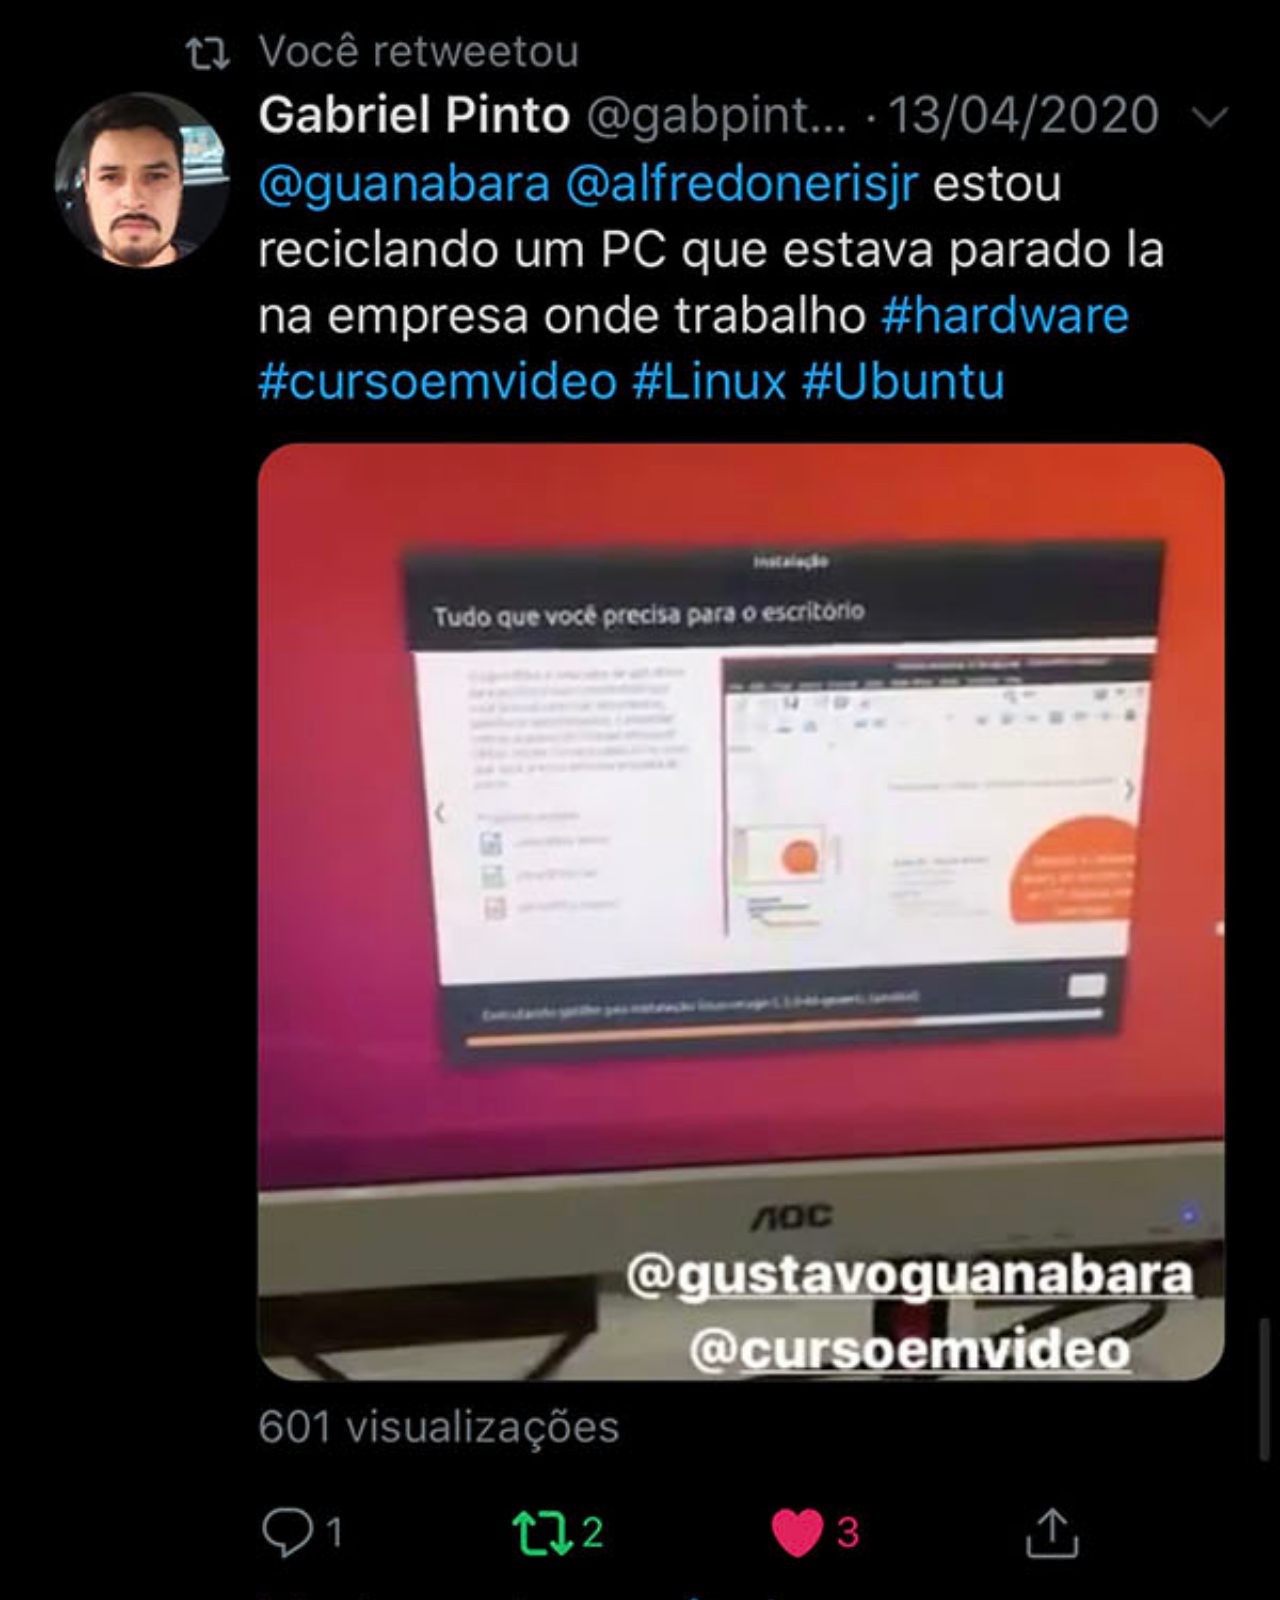
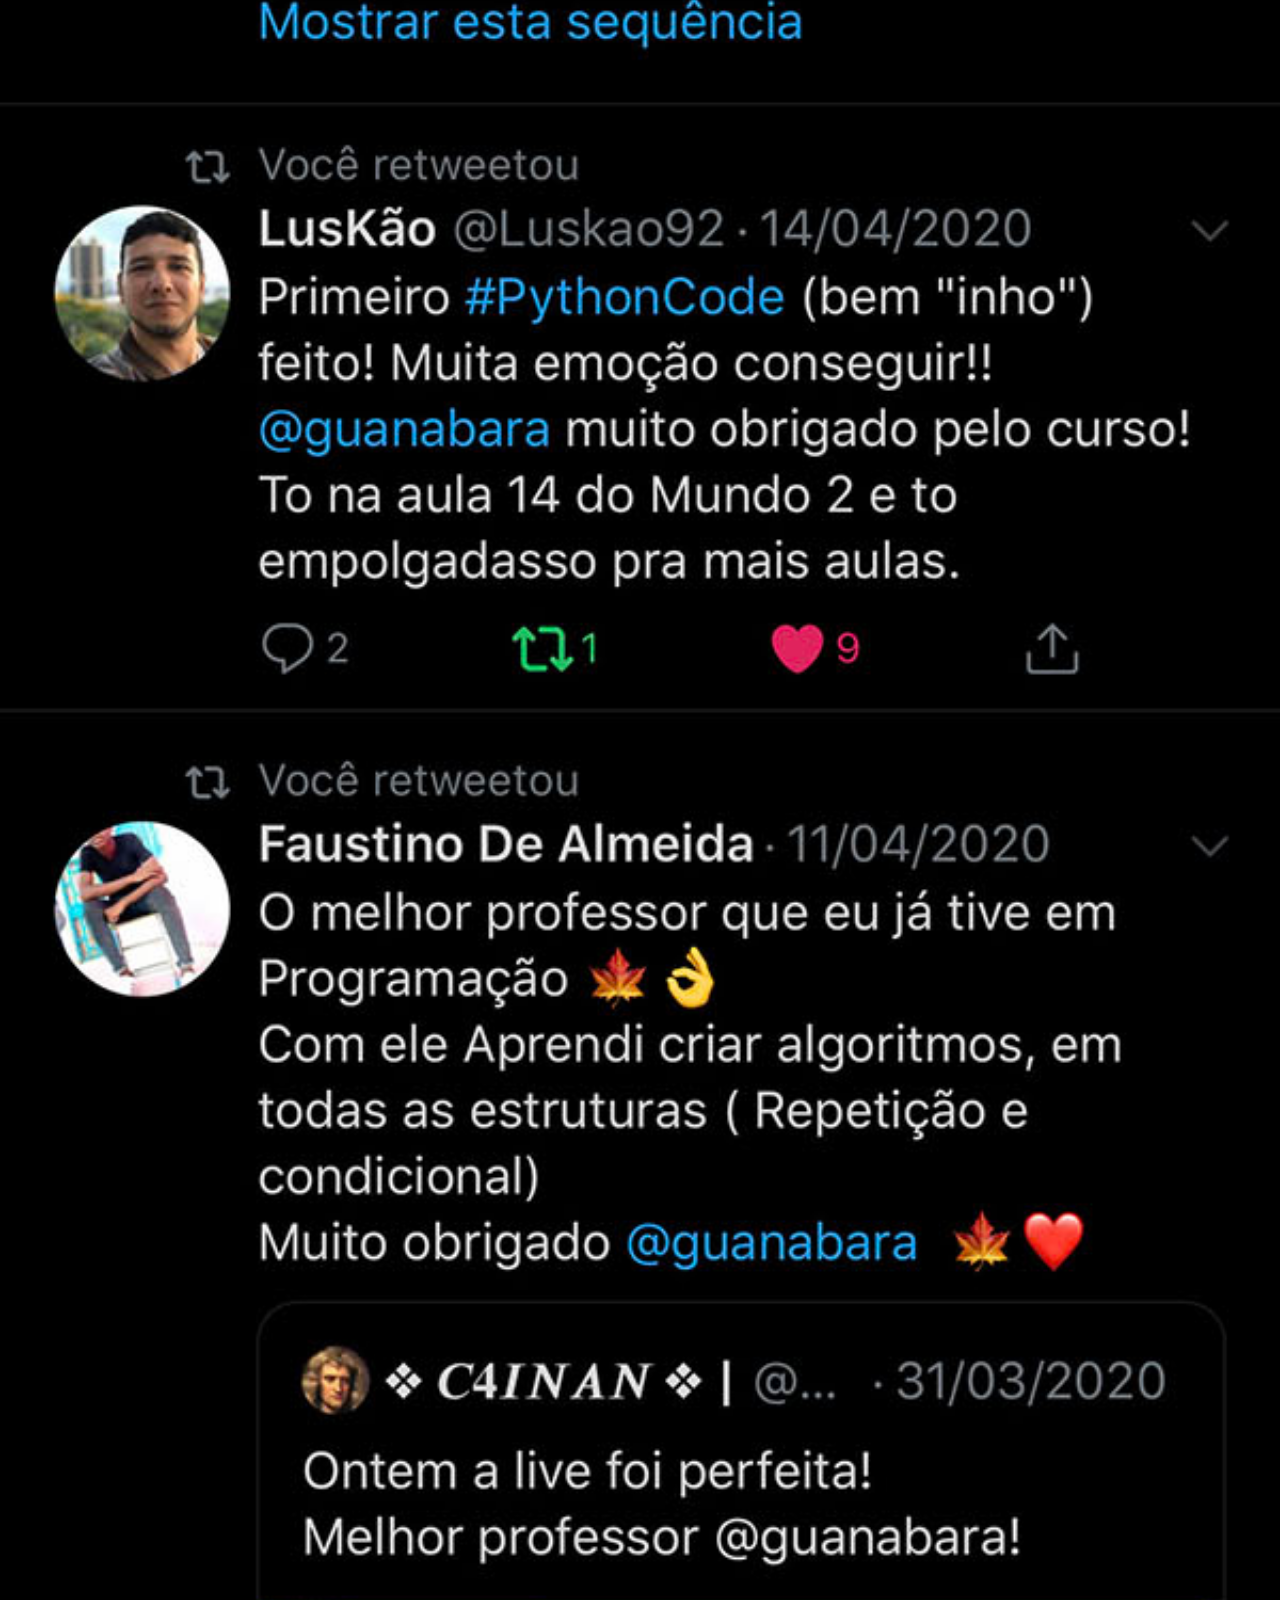
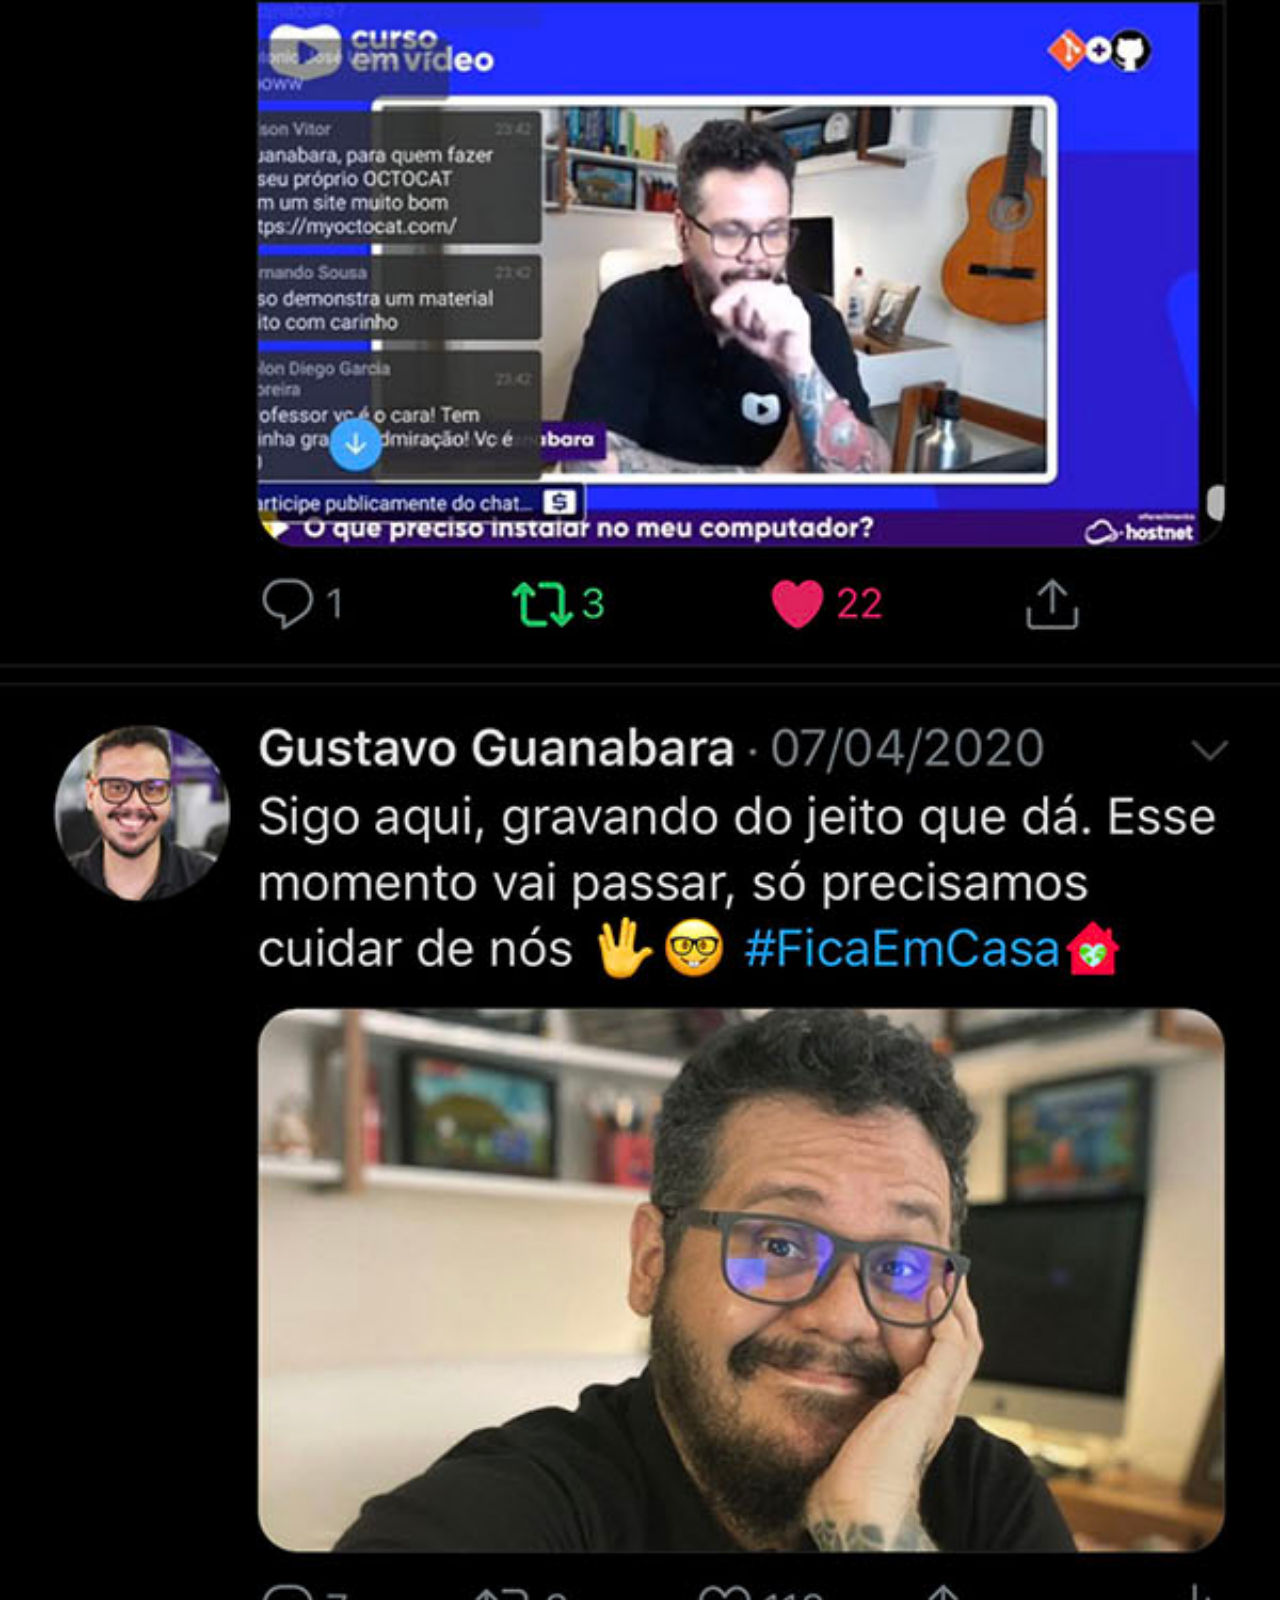
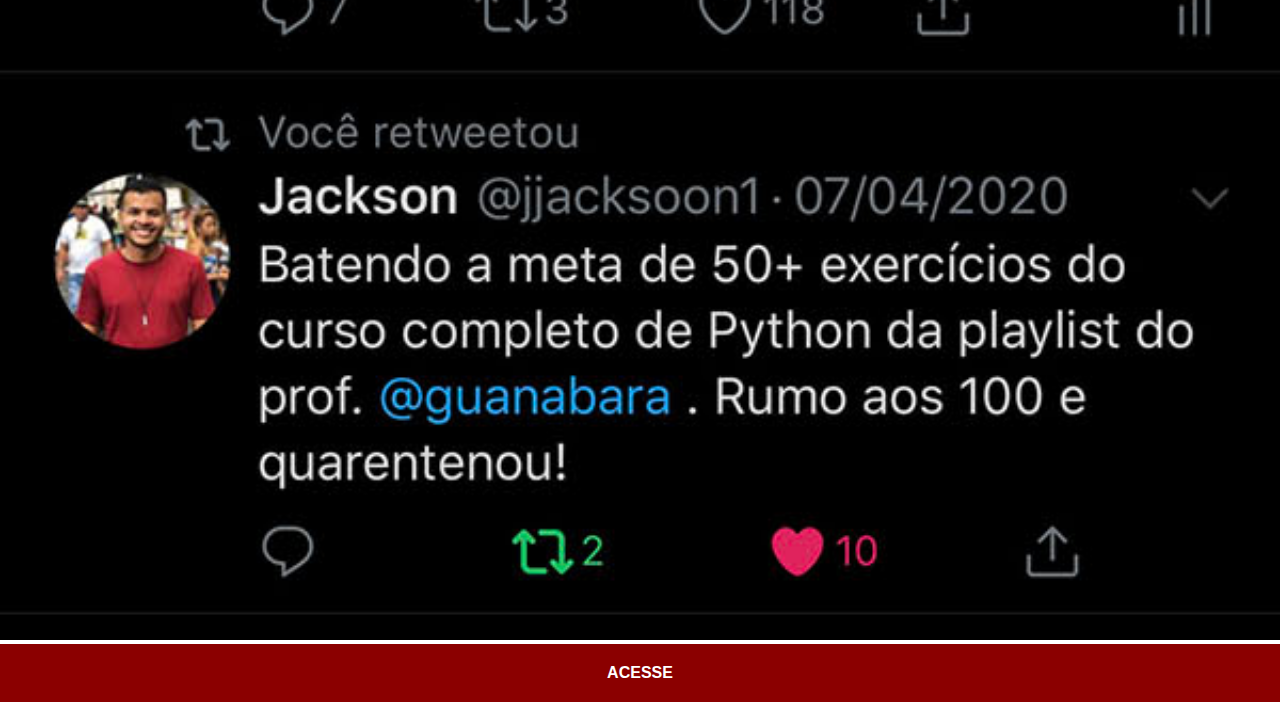
<file: X.HTML>
<!DOCTYPE html>
<html lang="pt-br">

<head>
    <meta charset="UTF-8">
    <meta name="viewport" content="width=device-width, initial-scale=1.0">
    <title>X</title>
    <link rel="stylesheet" href="estilo/social.css">

</head>

<body>
    <img src="imagens/tela-twitter.jpg" alt="Twitter">
    <a href="https://x.com/guanabara"> ACESSE</a>
</body>

</html>
</file>
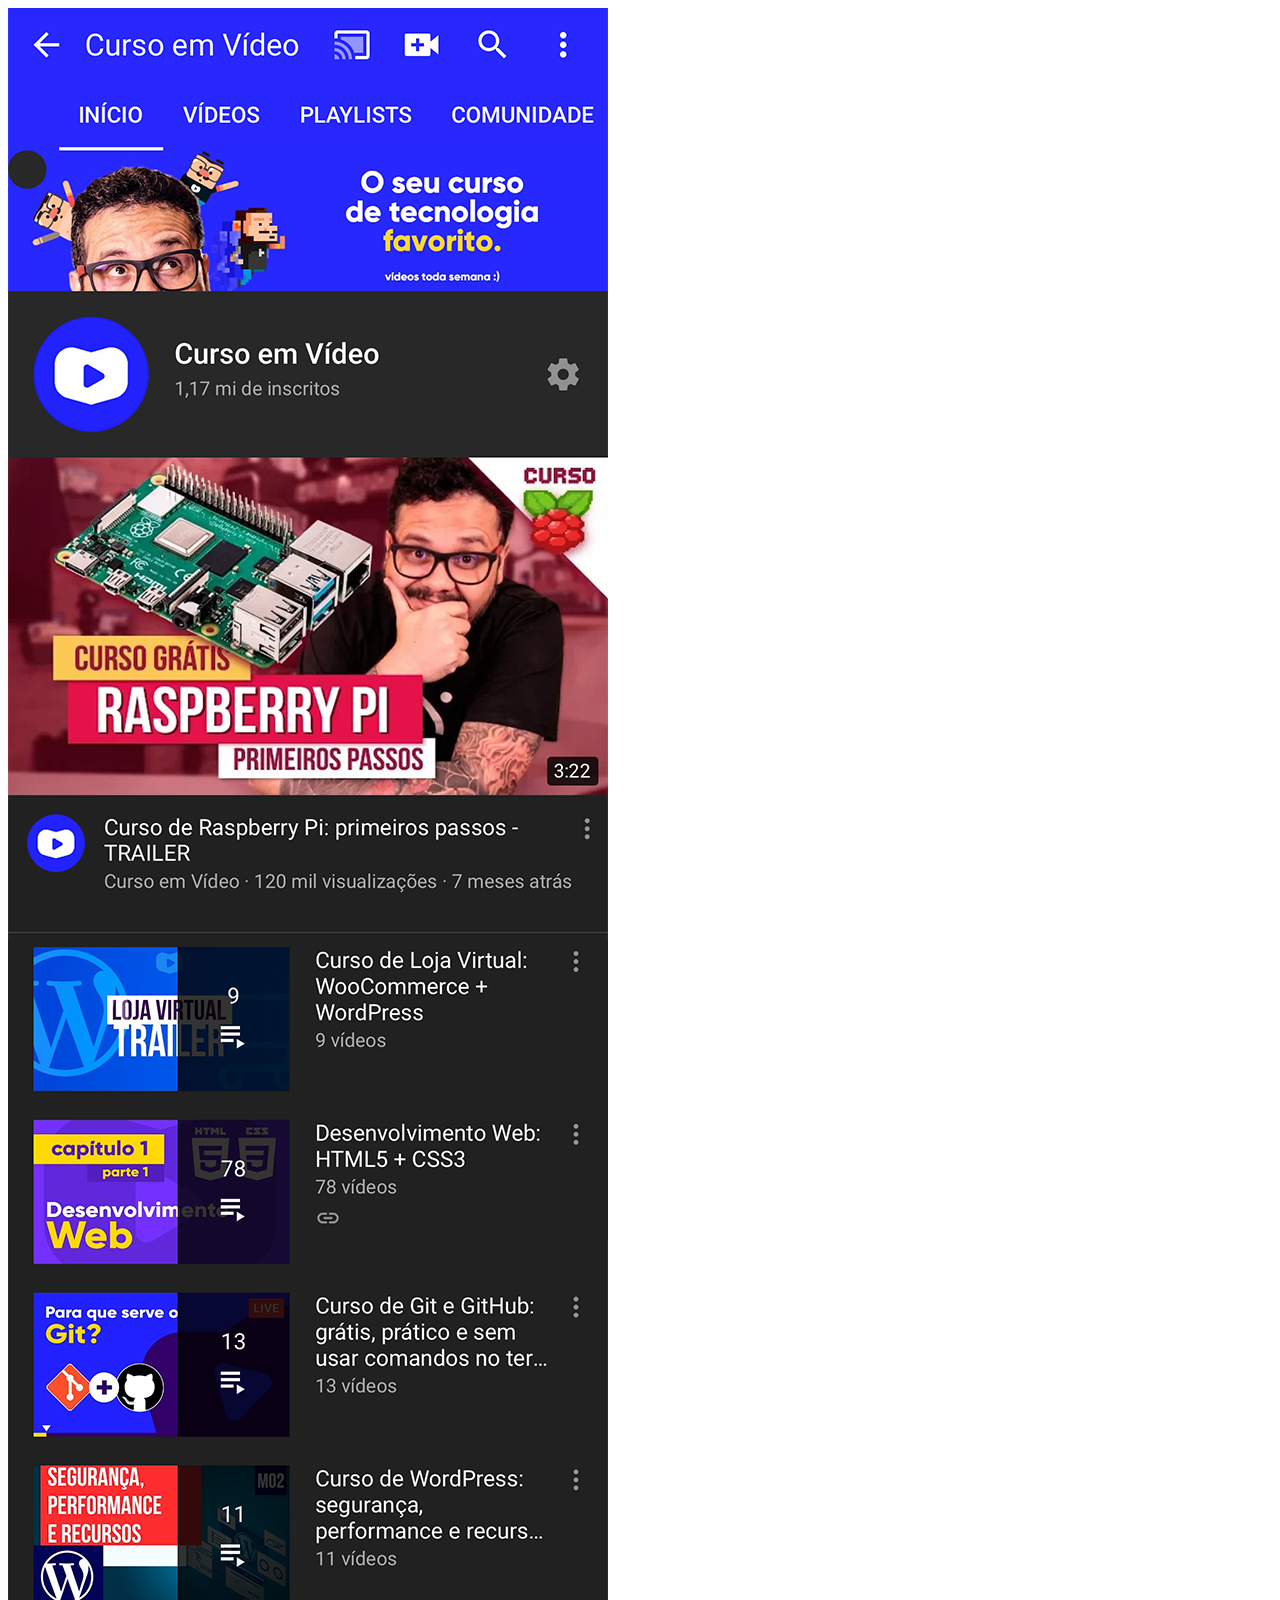
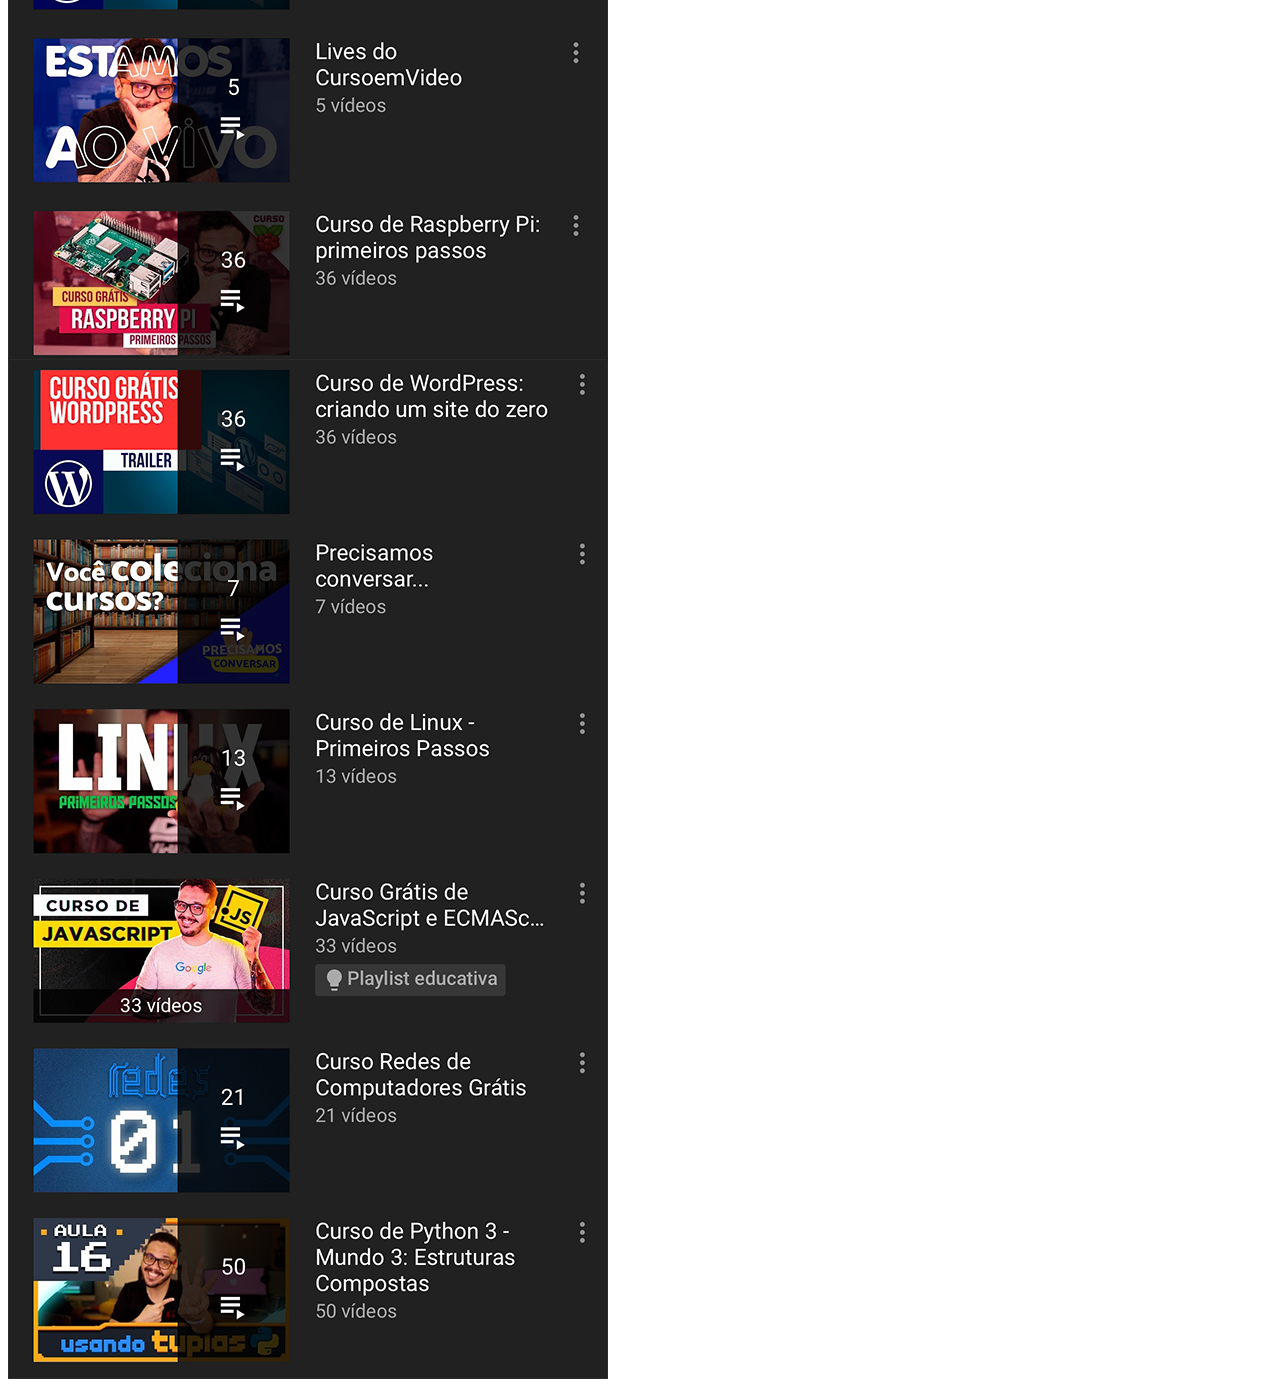
<file: youtube.html>
<!DOCTYPE html>
<html lang="pt-br">

<head>
    <meta charset="UTF-8">
    <meta name="viewport" content="width=device-width, initial-scale=1.0">
    <title>Youtube</title>
</head>

<body>
    <img src="imagens/tela-youtube.png" alt="Youtube">
</body>

</html>
</file>
<file: estilo/style.css>
@charset "UTF-8";

*{
margin: 0px;
padding: 0px;
font-family:Arial, Helvetica, sans-serif ;}



body{
    background: url(../imagens/fundo-madeira.jpg) no-repeat top center; 
    background-size: cover; 
    background-attachment: fixed;}

main {
    position: relative;
    height: 100vh;
    }

section#telefone {
    position: absolute; 
    top: 50%; 
    left: 50%; 
    transform: translate(-50%, -50%); 
    height: 627px; 
    width: 311px; 
    background-color: blue; 
    background: url(../imagens/frame-iphone.png);}


    iframe#tela {
        position: relative; 
        top: 80px; 
        left: 22px; 
        width: 267px; 
        height: 471px;}

    section#redes-socias {
        text-align: right;
    }
    
    
   section#redes-socias img {
    width: 50px;
    border-radius: 50%;
    margin: 10px;
    box-shadow: 2px 2px 5px rgba(0, 0, 0, 0.397);
    box-sizing: border-box;
   }


   section#redes-socias img:hover {
    border: 2px solid
    rgba(255, 255, 255, 0.637);
    transform: translate(-3px, -3px);
    box-shadow: 5px 5px 10px rgba(0, 0, 0, 0.589);
    transition: transform .3s, border 1s;
   }
</file>
<file: estilo/social.css>
@charset "UTF-8"; 
    
        * {
            padding: 0px;
            margin: 0px;
            font-family: Arial, Helvetica, sans-serif;
        }


        ::-webkit-scrollbar {
            width: 0px;
            height: 0px;
        }


        img {
            width: 100%;
        }

        a {
            display: block;
            background-color: darkred;
            color: white;
            padding: 20px;
            text-align: center;
            font-weight: bolder;
            text-decoration: none;
        }

        a:hover {
            background-color: red;
        }
</file>
